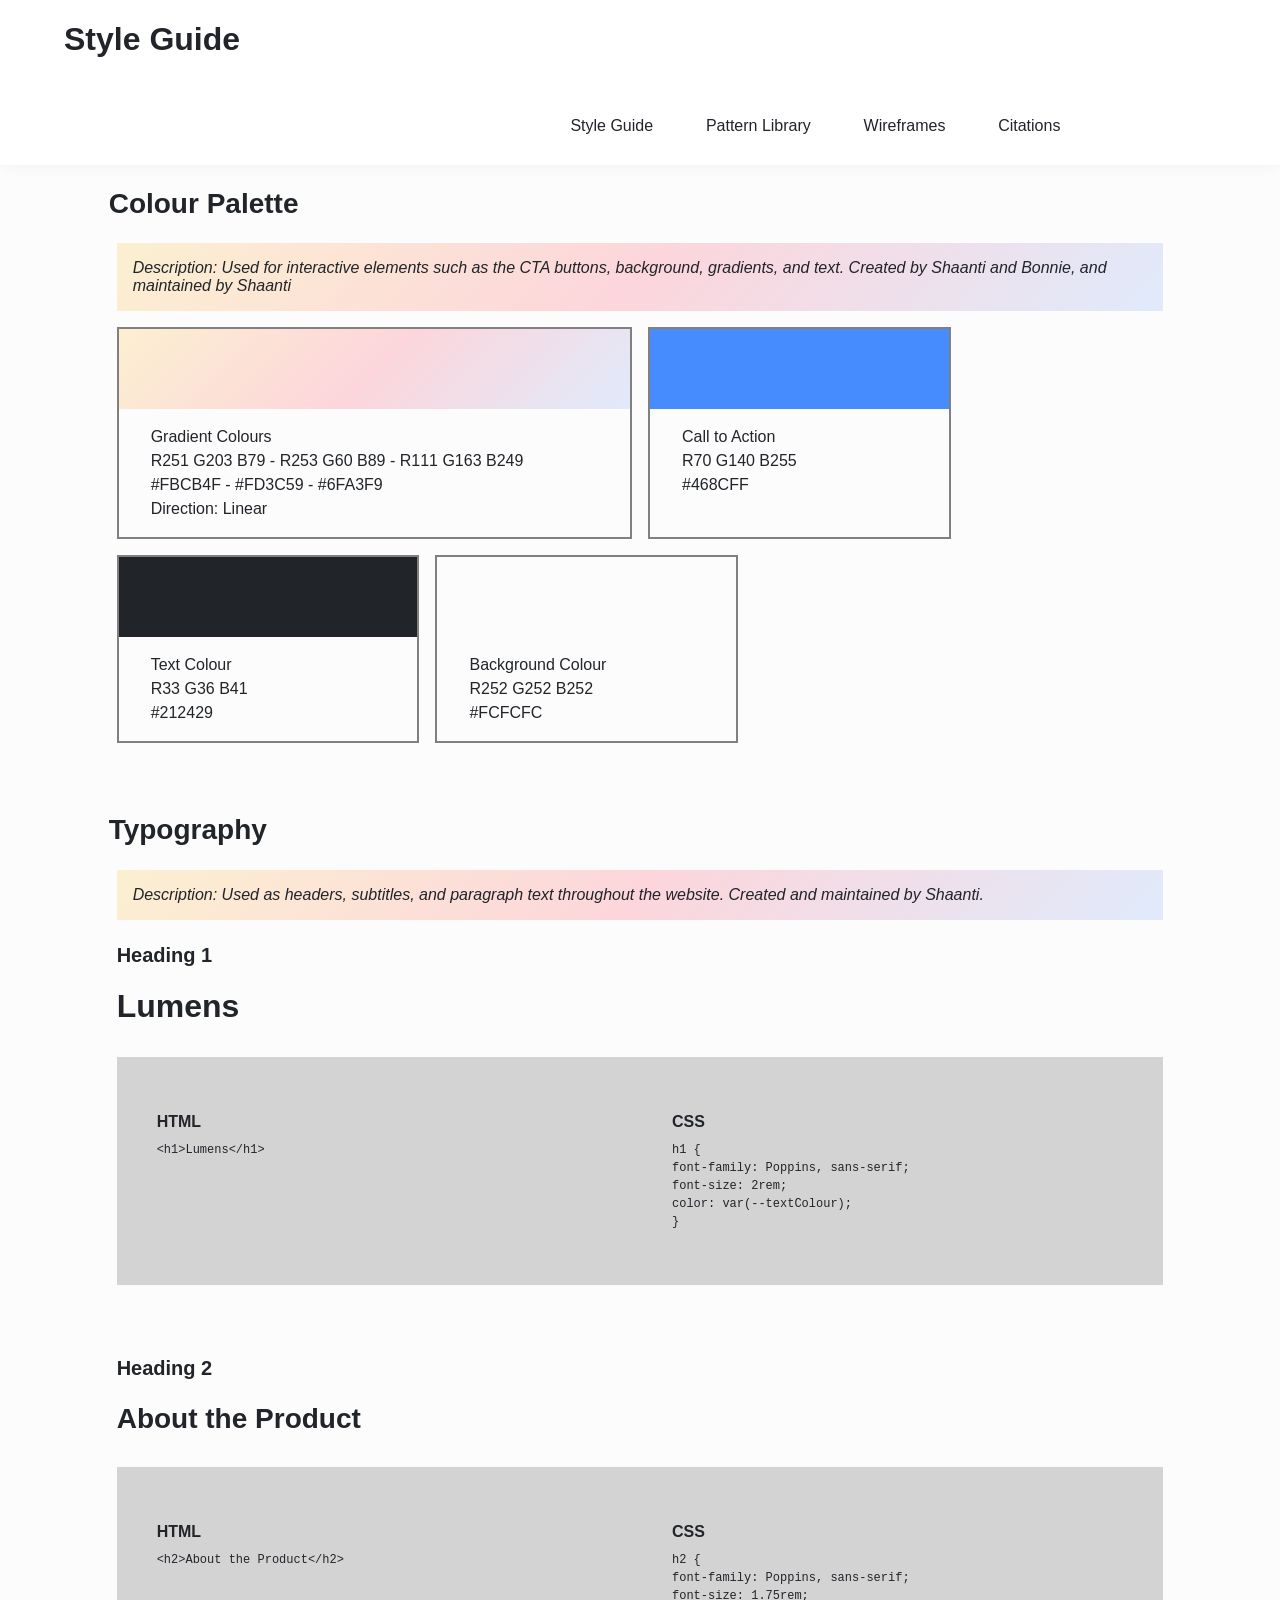
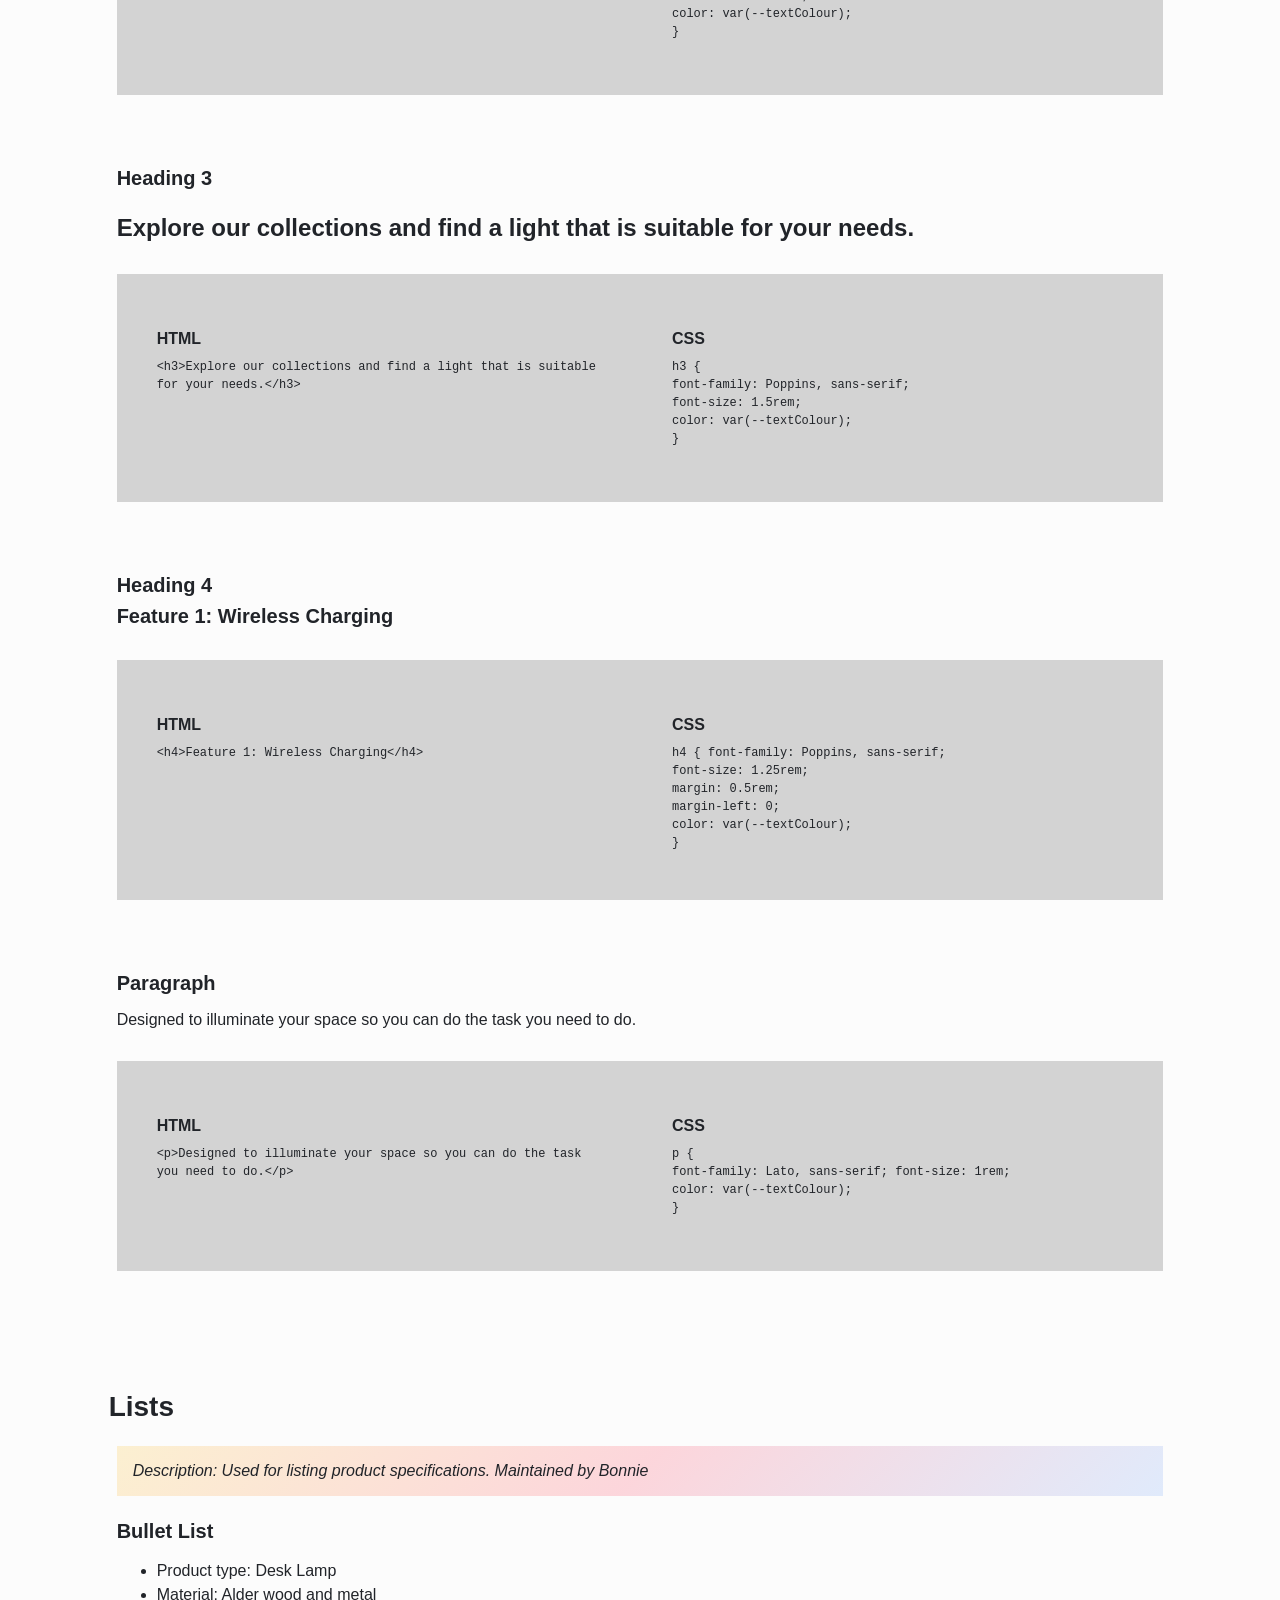
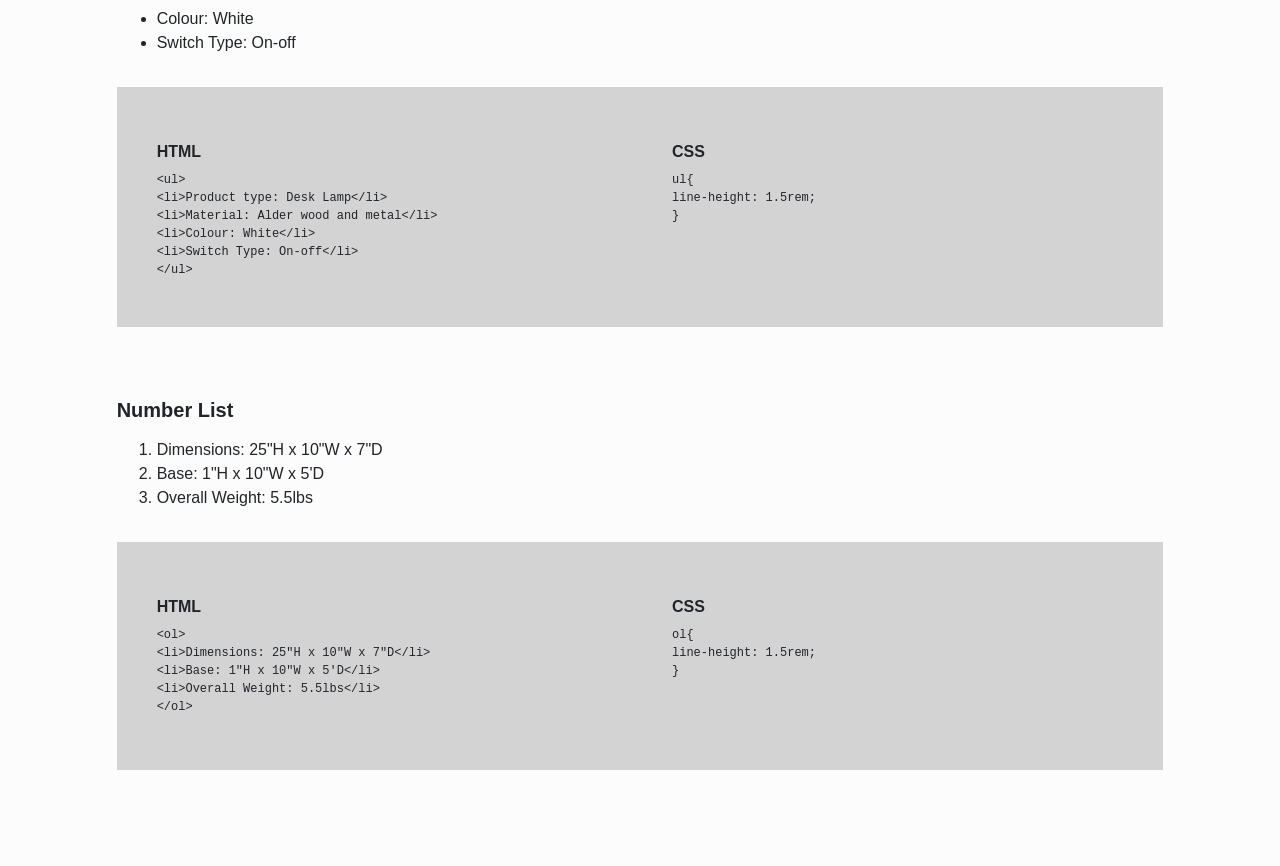
<file: index.html>
<!--
	Basic structure of HTML from Paul's tutorial:
	https://www.youtube.com/watch?v=adI6G7Y-0xE&feature=youtu.be
-->
<!doctype html>

<html lang="en">
	<head>
		<meta charset="utf-8">
		<meta name="viewport" content="width=device-width, initial-scale=1">

		<title>Style Guide</title>

		<link rel="stylesheet" href="css/normalize.css">
		<link rel="stylesheet" href="css/main.css">
		<link rel="stylesheet" href="css/grids.css">
	</head>

	<body>
		<div class="gridContainer">
			<nav class="navContainer">
				<h1>Style Guide</h1>

				<ul class="navButtons">
					<li><a href="index.html">Style Guide</a></li>
					<li><a href="patternLibrary.html">Pattern Library</a></li>
					<li><a href="wireframes.html">Wireframes</a></li>
					<li><a href="citations.html">Citations</a></li>
				</ul>
			</nav>

			<!------------------Colour Palette------------------>
			<div class="sectionContainer" id="colourSection">
				<h2>Colour Palette</h2>
				<p class="note">Description: Used for interactive elements such as the CTA buttons, background, gradients, and text. Created by Shaanti and Bonnie, and maintained by Shaanti</p>
				
				<div class="patternContainer">
					<div class="colourSwatchOverview">
						<div class="colourSwatch" id="gColour">
						</div>
						<ul class="colourSwatchDetail">
							<li>Gradient Colours</li>
							<li>R251 G203 B79 - R253 G60 B89 - R111 G163 B249</li> 
							<li>#FBCB4F - #FD3C59 - #6FA3F9</li>
							<li>Direction: Linear</li>
						</ul>
					</div>

					<div class="colourSwatchOverview">
						<div class="colourSwatch" id="CTAColour">
						</div>
						<ul class="colourSwatchDetail">
							<li>Call to Action</li>
							<li>R70 G140 B255</li> 
							<li>#468CFF</li>
						</ul>
					</div>

					<div class="colourSwatchOverview">
						<div class="colourSwatch" id="textColour">
						</div>
						<ul class="colourSwatchDetail">
							<li>Text Colour</li>
							<li>R33 G36 B41</li>
							<li>#212429</li>
						</ul>
					</div>

					<div class="colourSwatchOverview">
						<div class="colourSwatch" id="bgColour">
						</div>
						<ul class="colourSwatchDetail">
							<li>Background Colour</li>
							<li> R252 G252 B252</li>
							<li>#FCFCFC</li>
						</ul>
					</div>
				</div>
			</div>


			<!---------Typography--------->
			<div class="sectionContainer" id="typographySection">
				<h2>Typography</h2>
				<p class="note">Description: Used as headers, subtitles, and paragraph text throughout the website. Created and maintained by Shaanti.</p>
				
				<div class="patternContainer">
					<div class="patternOverview">
					<!--H1-->
						<h4>Heading 1</h4>
						<h1>Lumens</h1>
						<div class="codeSnippetContainer">
							<div class="codeSnippetPattern">
								<p class="codeSnippetTitle">HTML</p>
								<code>&lt;h1&gt;Lumens&lt;/h1&gt;</code>
							</div>

							<div class="codeSnippetPattern">
								<p class="codeSnippetTitle">CSS</p>
								<code>
									h1 {<br>
										font-family: Poppins, sans-serif;<br>
										font-size: 2rem;<br>
										color: var(--textColour);<br>
									}
								</code>
							</div>
						</div>
					</div>

					<!--H2-->
					<div class="patternOverview">
						<h4>Heading 2</h4>
						<h2>About the Product</h2>
						<div class="codeSnippetContainer">
							<div class="codeSnippetPattern">
								<p class="codeSnippetTitle">HTML</p>
								<code>&lt;h2&gt;About the Product&lt;/h2&gt;</code>
							</div>

							<div class="codeSnippetPattern">
								<p class="codeSnippetTitle">CSS</p>
								<code>
									h2 {<br>
										font-family: Poppins, sans-serif;<br>
										font-size: 1.75rem;<br>
										color: var(--textColour);<br>
									}
								</code>
							</div>
						</div>
					</div>

					<!--H3-->
					<div class="patternOverview">
						<h4>Heading 3</h4>
						<h3>Explore our collections and find a light that is suitable for your needs.</h3>
						
						<div class="codeSnippetContainer">
							<div class="codeSnippetPattern">
								<p class="codeSnippetTitle">HTML</p>
								<code>&lt;h3&gt;Explore our collections and find a light that is suitable for your needs.&lt;/h3&gt;</code>
							</div>

							<div class="codeSnippetPattern">
								<p class="codeSnippetTitle">CSS</p>
								<code>
									h3 {<br>
										font-family: Poppins, sans-serif;<br>
										font-size: 1.5rem;<br>
										color: var(--textColour);<br>
									}
								</code>
							</div>
						</div>
					</div>

					<!--Subtitle-->
					<div class="patternOverview">					
						<h4>Heading 4</h4>
						<h4>Feature 1: Wireless Charging</h4>
						<div class="codeSnippetContainer">
							<div class="codeSnippetPattern">
								<p class="codeSnippetTitle">HTML</p>
								<code>&lt;h4&gt;Feature 1: Wireless Charging&lt;/h4&gt;</code>
							</div>
						
							<div class="codeSnippetPattern">
								<p class="codeSnippetTitle">CSS</p>
								<code>
									h4 {
										font-family: Poppins, sans-serif;<br>
										font-size: 1.25rem;<br>
										margin: 0.5rem;<br>
										margin-left: 0;<br>
										color: var(--textColour);<br>
									}
								</code>
							</div>						
						</div>
					</div>

					<!--Paragraph/body-->
					<div class="patternOverview">					
						<h4>Paragraph</h4>
						<p>Designed to illuminate your space so you can do the task you need to do.</p>
						<div class="codeSnippetContainer">
							<div class="codeSnippetPattern">
								<p class="codeSnippetTitle">HTML</p>
								<code>&lt;p&gt;Designed to illuminate your space so you can do the task you need to do.&lt;/p&gt;</code>
							</div>

							<div class="codeSnippetPattern">
								<p class="codeSnippetTitle">CSS</p>
								<code>
									p {<br>
										font-family: Lato, sans-serif;
										font-size: 1rem;<br>
										color: var(--textColour);<br>
									}
								</code>
							</div>	
						</div>
					</div>
				</div>
			</div>

			<div class ="sectionContainer" id="listSection">
				<h2>Lists</h2>
				<p class="note">Description: Used for listing product specifications. Maintained by Bonnie </p>
				
				<div class="patternContainer">
					<div class="patternOverview">
						<!--Bullet List-->
						<h4>Bullet List</h4>
						<ul>
							<li>Product type: Desk Lamp</li>
							<li>Material: Alder wood and metal</li>
							<li>Colour: White</li>
							<li>Switch Type: On-off</li>
						</ul>

						<div class="codeSnippetContainer">
							<div class="codeSnippetPattern">
								<p class="codeSnippetTitle">HTML</p>
								<code>
									&lt;ul&gt;<br>
									&lt;li&gt;Product type: Desk Lamp&lt;/li&gt;<br>
									&lt;li&gt;Material: Alder wood and metal&lt;/li&gt;<br>
									&lt;li&gt;Colour: White&lt;/li&gt;<br>
									&lt;li&gt;Switch Type: On-off&lt;/li&gt;<br>
									&lt;/ul&gt;
								</code>
							</div>

							<div class="codeSnippetPattern">
								<p class="codeSnippetTitle">CSS</p>
								<code>
									ul{<br>
										line-height: 1.5rem;<br>
									}
								</code>
							</div>	
						</div>
					</div>
					
					<!--Number List-->
					<div class="patternOverview">
						<h4>Number List</h4>
						<ol>
							<li>Dimensions: 25"H x 10"W x 7"D</li>
							<li>Base: 1"H x 10"W x 5'D</li>
							<li>Overall Weight: 5.5lbs</li>
						</ol>
						<div class="codeSnippetContainer">
							<div class="codeSnippetPattern">
								<p class="codeSnippetTitle">HTML</p>
								<code>
								&lt;ol&gt;<br>
								&lt;li&gt;Dimensions: 25"H x 10"W x 7"D&lt;/li&gt;<br>
								&lt;li&gt;Base: 1"H x 10"W x 5'D&lt;/li&gt;<br>
								&lt;li&gt;Overall Weight: 5.5lbs&lt;/li&gt;<br>
								&lt;/ol&gt;
								</code>
							</div>

							<div class="codeSnippetPattern">
								<p class="codeSnippetTitle">CSS</p>
								<code>
									ol{<br>
										line-height: 1.5rem;<br>
									}
								</code>
							</div>	
						</div>
					</div>
				</div>
			</div>
		</div>
	</body>
</html>
</file>
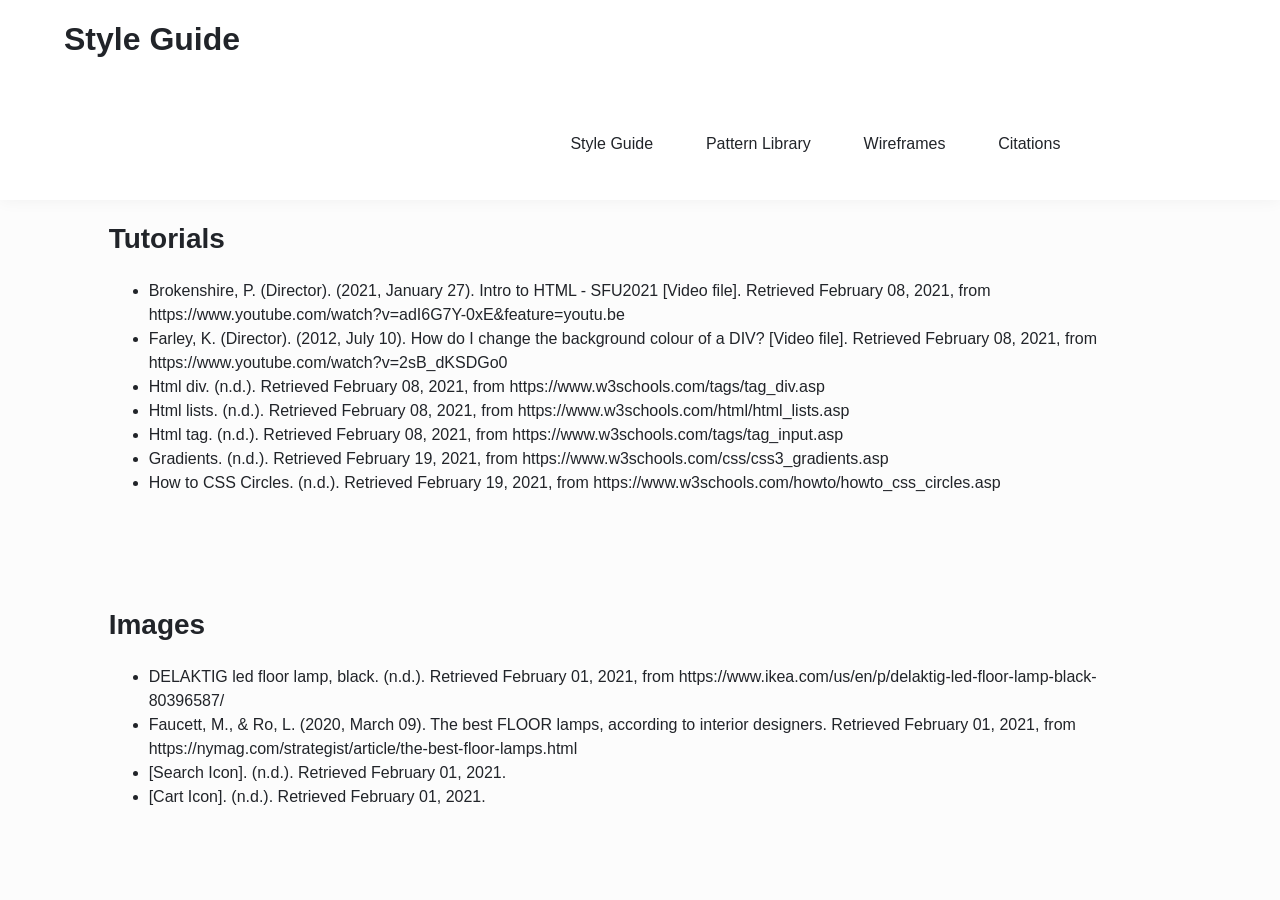
<file: citations.html>
<!doctype html>

<html lang="en">
	<head>
		<meta charset="utf-8">
		<meta name="viewport" content="width=device-width, initial-scale=1">

		<title>Citations</title>
		
		<link rel="stylesheet" href="css/normalize.css">
		<link rel="stylesheet" href="css/main.css">
		<link rel="stylesheet" href="css/grids.css">
	</head>

	<body>
		<div class="gridContainer">
			<nav class="navContainer">
				<h1>Style Guide</h1>

				<ul class="navButtons">
					<li><a href="index.html">Style Guide</a></li>
					<li><a href="patternLibrary.html">Pattern Library</a></li>
					<li><a href="wireframes.html">Wireframes</a></li>
					<li><a href="citations.html">Citations</a></li>
				</ul>
			</nav>

			<div class="sectionContainer">
				<h2> Tutorials </h2>
				<ul>
					<li>Brokenshire, P. (Director). (2021, January 27). Intro to HTML - SFU2021 [Video file]. Retrieved February 08, 2021, from https://www.youtube.com/watch?v=adI6G7Y-0xE&amp;feature=youtu.be</li>
					<li>Farley, K. (Director). (2012, July 10). How do I change the background colour of a DIV? [Video file]. Retrieved February 08, 2021, from https://www.youtube.com/watch?v=2sB_dKSDGo0</li>
					<li>Html div. (n.d.). Retrieved February 08, 2021, from https://www.w3schools.com/tags/tag_div.asp</li>
					<li>Html lists. (n.d.). Retrieved February 08, 2021, from https://www.w3schools.com/html/html_lists.asp</li>
					<li>Html tag. (n.d.). Retrieved February 08, 2021, from https://www.w3schools.com/tags/tag_input.asp</li>
					<li>Gradients. (n.d.). Retrieved February 19, 2021, from https://www.w3schools.com/css/css3_gradients.asp</li>
					<li>How to CSS Circles. (n.d.). Retrieved February 19, 2021, from https://www.w3schools.com/howto/howto_css_circles.asp</li>
				</ul>
			</div>

			<div class="sectionContainer">
				<h2>Images</h2>
				<ul>
					<li>DELAKTIG led floor lamp, black. (n.d.). Retrieved February 01, 2021, from https://www.ikea.com/us/en/p/delaktig-led-floor-lamp-black-80396587/</li>
					<li>Faucett, M., &amp; Ro, L. (2020, March 09). The best FLOOR lamps, according to interior designers. Retrieved February 01, 2021, from https://nymag.com/strategist/article/the-best-floor-lamps.html</li>
					<li>[Search Icon]. (n.d.). Retrieved February 01, 2021.</li>
					<li>[Cart Icon]. (n.d.). Retrieved February 01, 2021.</li>
				</ul>
			</div>
		</div>
	</body>
</html>

<!--Other citations from CSS:
	-Blur Box:
	https://css-tricks.com/almanac/properties/b/box-shadow/

	-nth-of-type selector:
	https://www.w3schools.com/cssref/sel_nth-of-type.asp

	-changing image size:
	https://stackoverflow.com/questions/15685666/changing-image-sizes-proportionally-using-css

	-buttons (Disabled):
	https://www.w3schools.com/css/css3_buttons.asp

	=navigation Bar:
	https://www.w3schools.com/css/css_navbar_horizontal.asp

	-Forms:
	https://www.w3schools.com/css/css_form.asp

	-variables:
	https://www.w3schools.com/css/css3_variables.asp

	-overflow:
	https://www.w3schools.com/css/css_overflow.asp

	-overlay images:
	https://www.w3docs.com/snippets/css/how-to-position-one-image-on-top-of-another-in-html-css.html
-->
</file>
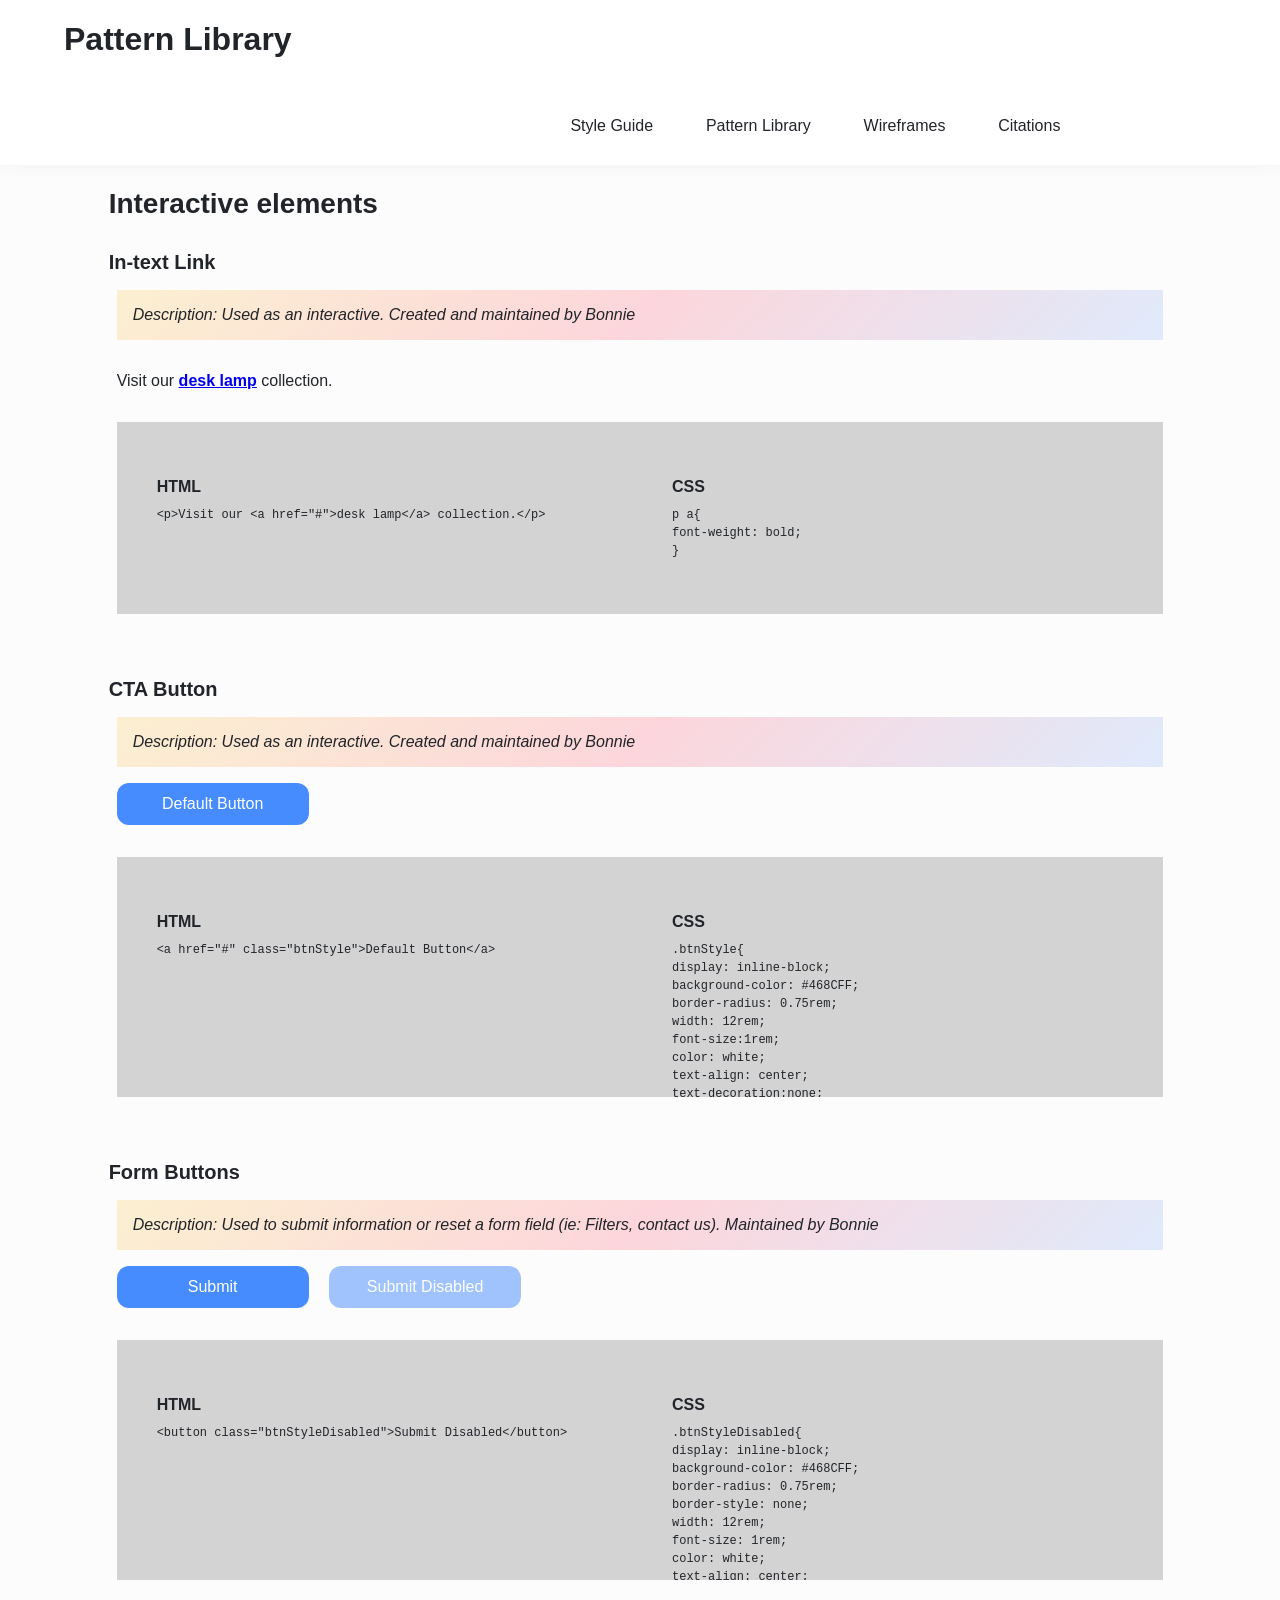
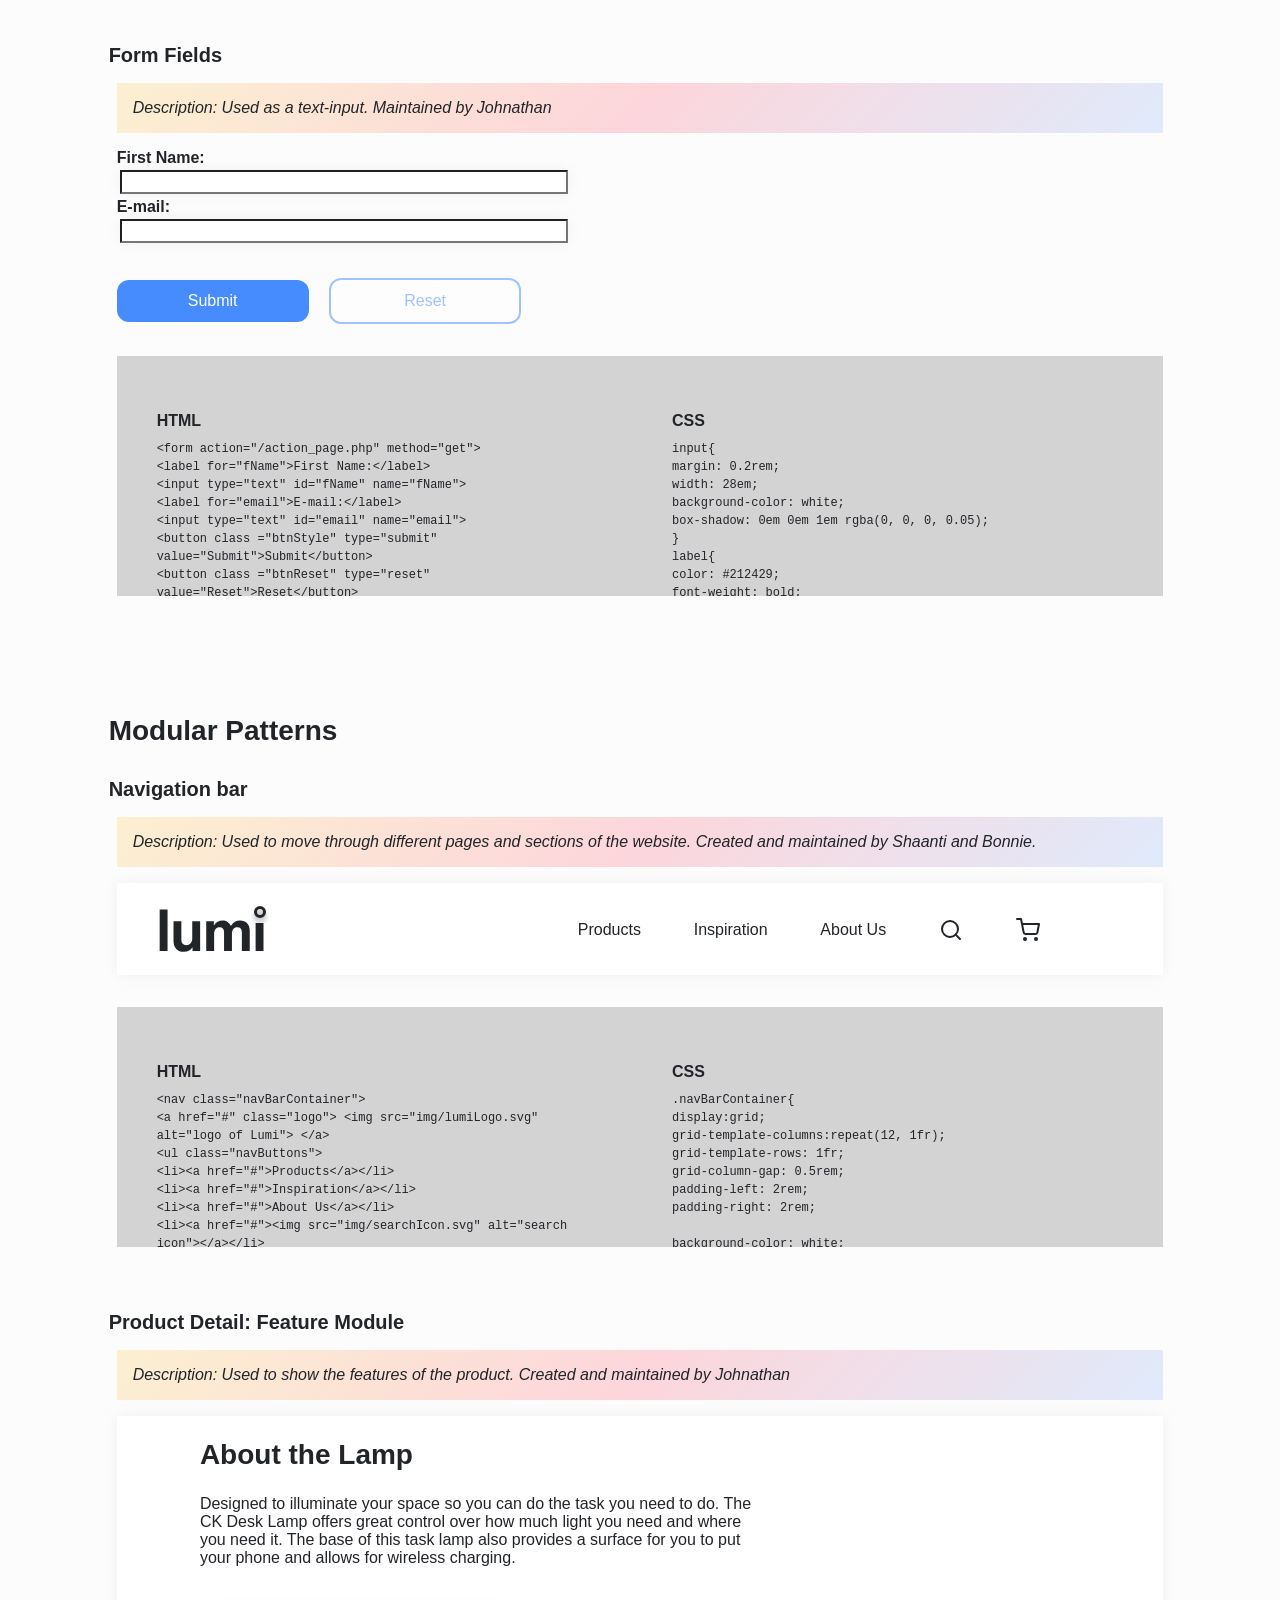
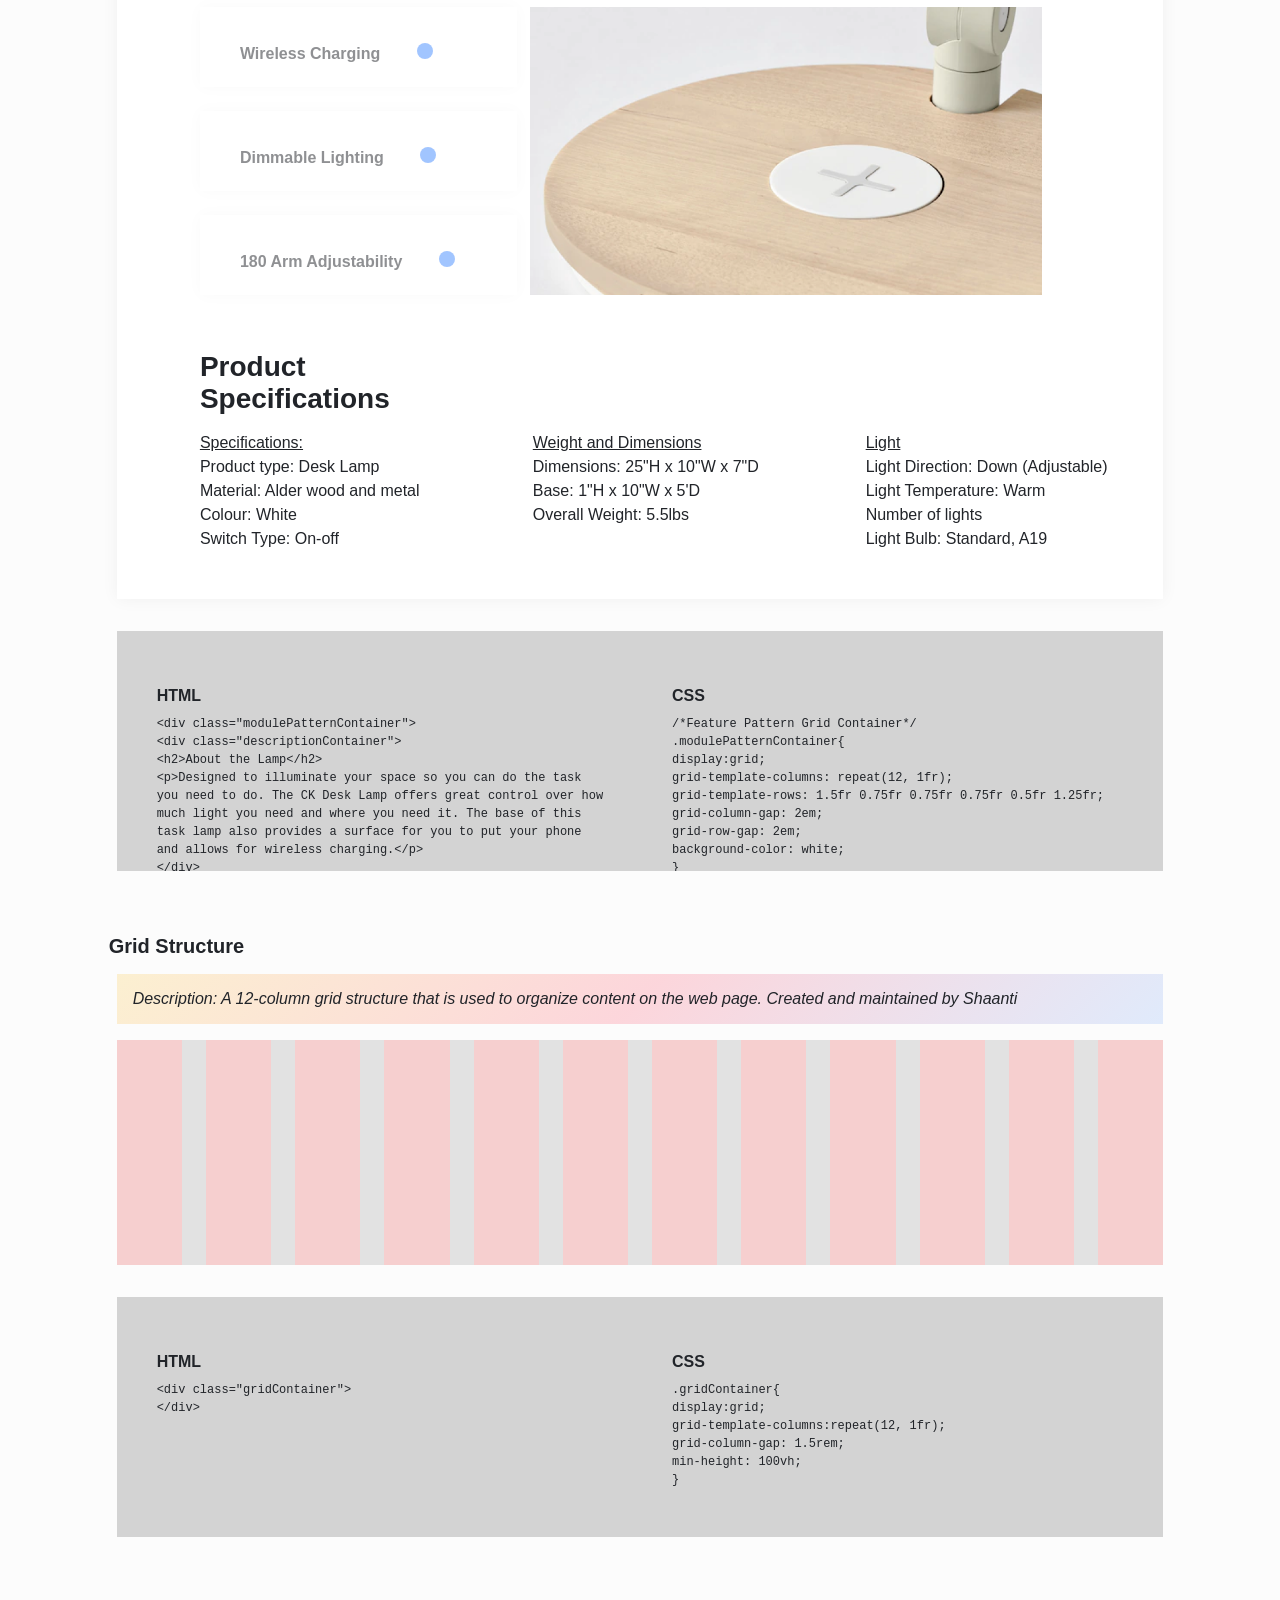
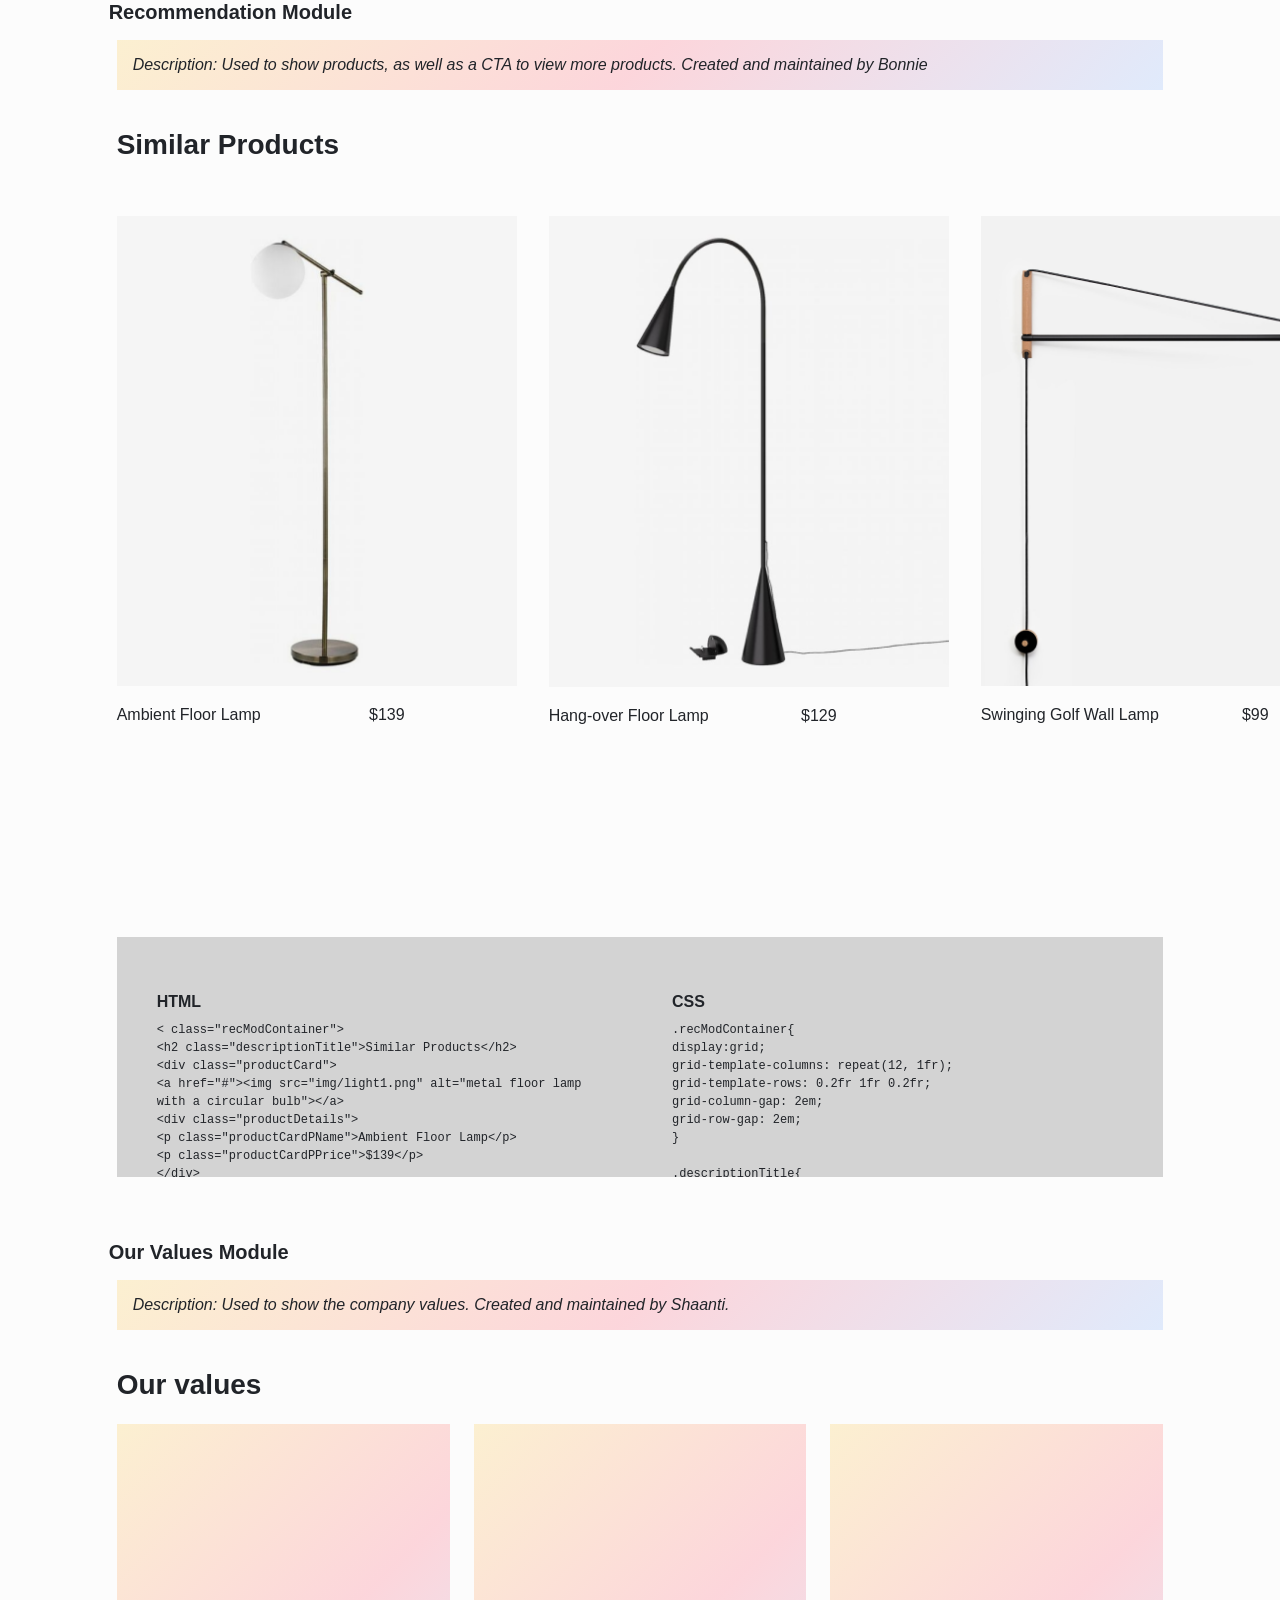
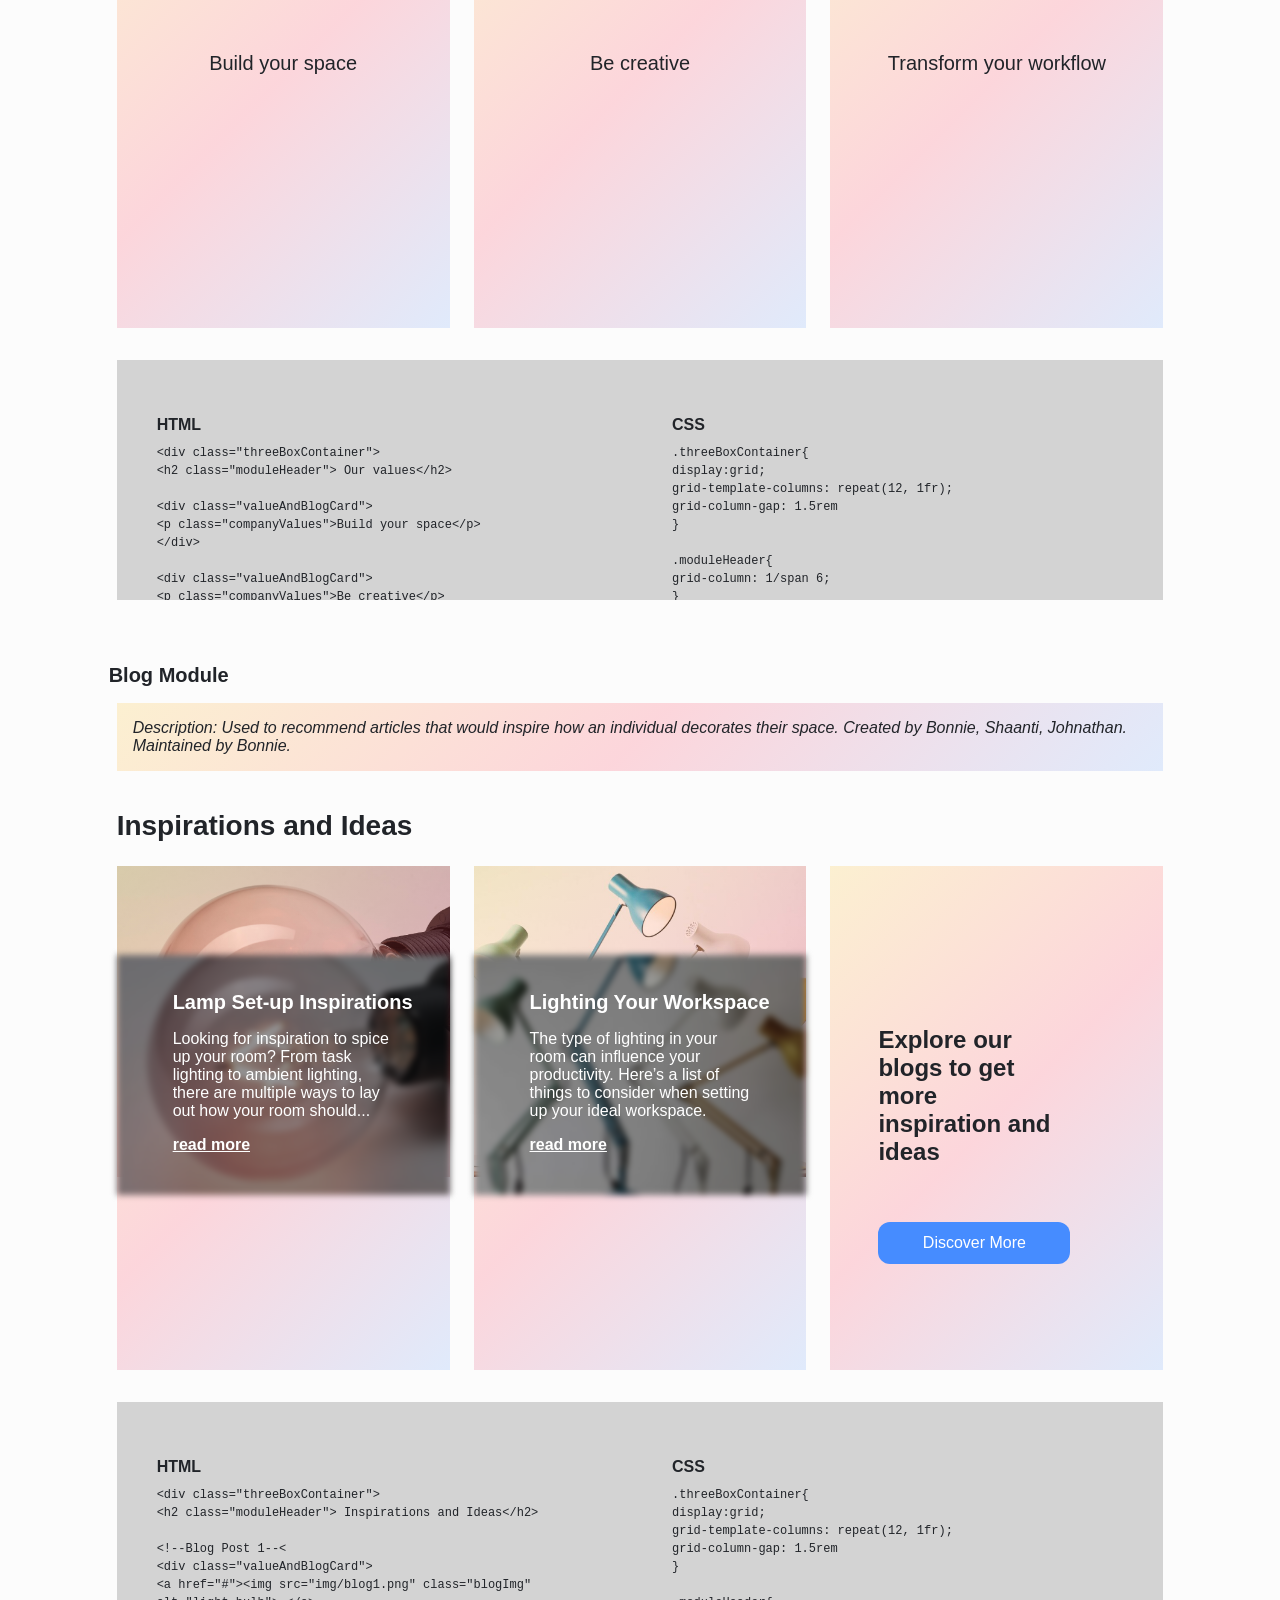
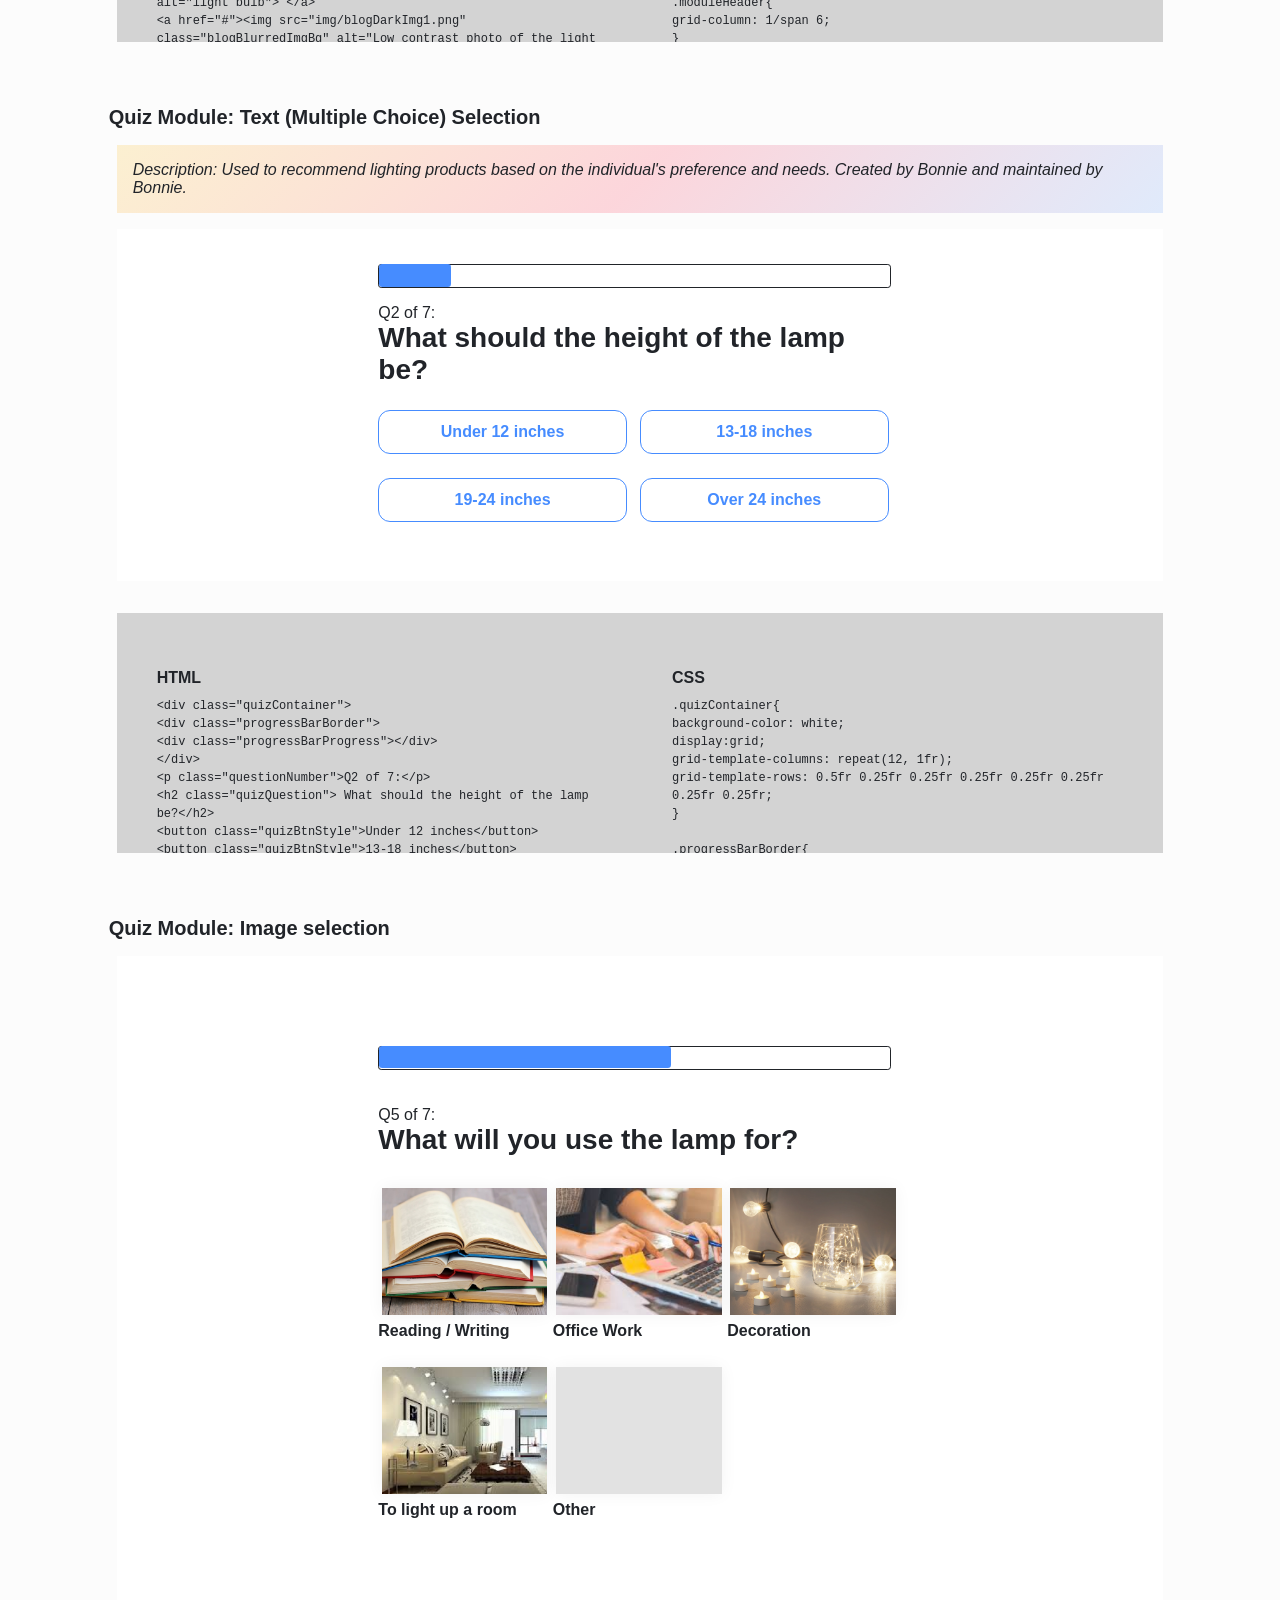
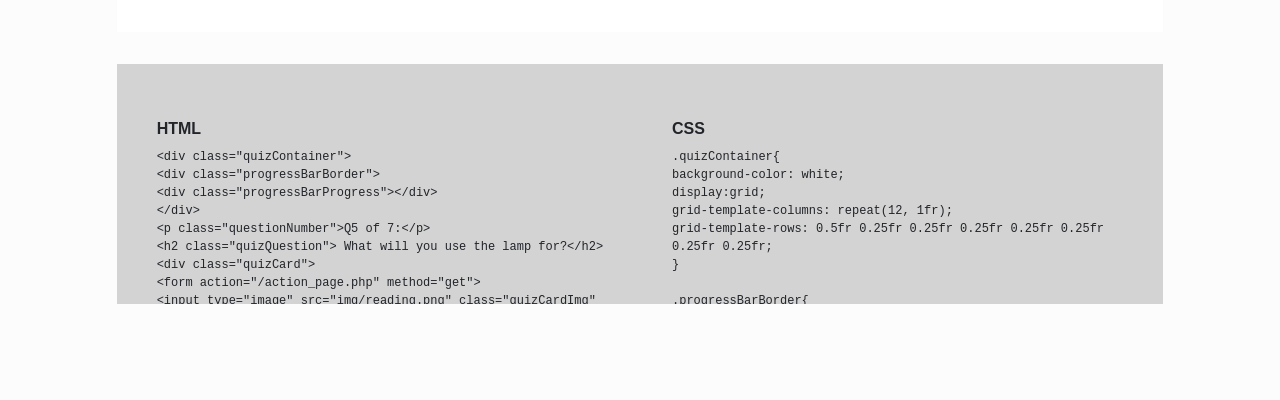
<file: patternLibrary.html>
<!doctype html>

<html lang="en">
	<head>
		<meta charset="utf-8">
		<meta name="viewport" content="width=device-width, initial-scale=1">

		<title>Pattern Library</title>

		<link rel="stylesheet" href="css/normalize.css">
		<link rel="stylesheet" href="css/main.css">
		<link rel="stylesheet" href="css/grids.css">
	</head>

	<body>
		<div class="gridContainer">
			<nav class="navContainer">
				<h1>Pattern Library</h1>

				<ul class="navButtons">
					<li><a href="index.html">Style Guide</a></li>
					<li><a href="patternLibrary.html">Pattern Library</a></li>
					<li><a href="wireframes.html">Wireframes</a></li>
					<li><a href="citations.html">Citations</a></li>
				</ul>
			</nav>

			<div class="sectionContainer" id="interactiveElements">
				<h2>Interactive elements</h2>
				<div class="patternContainer">
					<h4>In-text Link</h4>
					<p class="note">Description: Used as an interactive. Created and maintained by Bonnie</p>
					
					<div class="patternOverview">
						<p>Visit our <a href="https://www.lumens.com/">desk lamp</a> collection.</p>
						

						<div class="codeSnippetContainer">
							<div class="codeSnippetPattern">
								<p class="codeSnippetTitle">HTML</p>
								<code>&lt;p&gt;Visit our &lt;a href="#"&gt;desk lamp&lt;/a&gt; collection.&lt;/p&gt;</code>
							</div>

							<div class="codeSnippetPattern">
								<p class="codeSnippetTitle">CSS</p>
								<code>
									p a{<br>
										font-weight: bold;<br>
									}
								</code>
							</div>
						</div>
					</div>


					<!--CTA-->
					<h4>CTA Button</h4>
					<p class="note">Description: Used as an interactive. Created and maintained by Bonnie</p>

					<div class="patternOverview">
						<a href="#" class="btnStyle">Default Button</a>


						<div class="codeSnippetContainer">
							<div class="codeSnippetPattern">
								<p class="codeSnippetTitle">HTML</p>
								<code>&lt;a href="#" class="btnStyle"&gt;Default Button&lt;/a&gt;</code>
							</div>

							<div class="codeSnippetPattern">
								<p class="codeSnippetTitle">CSS</p>
								<code>
									.btnStyle{<br>
										display: inline-block;<br>
										background-color: #468CFF;<br>
										border-radius: 0.75rem;<br>
										width: 12rem;<br>
										font-size:1rem;<br>
										color: white;<br>
										text-align: center;<br>
										text-decoration:none;<br>
										padding: 0.75em;<br>
									}<br>

									.btnStyle:hover{<br>
										font-weight: bold;<br>
										background-color: #2678ff;<br>
									}<br>

									.btnStyle:focus, .btnStyle:active{<br>
										color: #212429;<br>
									}
								</code>
							</div>
						</div>
					</div>

					<!--Form Buttons-->
					<h4>Form Buttons</h4>
					<p class="note">Description: Used to submit information or reset a form field (ie: Filters, contact us). Maintained by Bonnie</p>
					
					<div class="patternOverview">
						<button class="btnStyle">Submit</button>
						<button class="btnStyleDisabled">Submit Disabled</button>

						<div class="codeSnippetContainer">
							<div class="codeSnippetPattern">
								<p class="codeSnippetTitle">HTML</p>
								<code>&lt;button class="btnStyleDisabled"&gt;Submit Disabled&lt;/button&gt;</code>
							</div>

							<div class="codeSnippetPattern">
								<p class="codeSnippetTitle">CSS</p>
								<code>
									.btnStyleDisabled{<br>
										display: inline-block;<br>
										background-color: #468CFF;<br>
										border-radius: 0.75rem;<br>
										border-style: none;<br>
										width: 12rem;<br>
										font-size: 1rem;<br>
										color: white;<br>
										text-align: center;<br>
										text-decoration: none;<br>
										padding: 0.75em;<br>
										opacity: 50%;<br>
										cursor: not-allowed;<br>
									}
								</code>
							</div>
						</div>
					</div>				

					<h4>Form Fields</h4>
					<p class="note">Description: Used as a text-input. Maintained by Johnathan</p>

					<div class="patternOverview">
						<div class="patternStyleContainer">
							<form action="/action_page.php" method="get">
								<div class="patternStyle">
									<label for="fName">First Name:</label>
									<input type="text" id="fName" name="fName">
								</div>

								<div class="patternStyle">
									<label for="email">E-mail:</label>
									<input type="text" id="email" name="email">
									<button class ="btnStyle" type="submit" value="Submit">Submit</button>
									<button class ="btnReset" type="reset" value="Reset">Reset</button>
								</div>
							</form>
						</div>


						<div class="codeSnippetContainer">
							<div class="codeSnippetPattern">
								<p class="codeSnippetTitle">HTML</p>
								<code>
									&lt;form action="/action_page.php" method="get"&gt;<br>
										&lt;label for="fName"&gt;First Name:&lt;/label&gt;<br>
										&lt;input type="text" id="fName" name="fName"&gt;<br>
										&lt;label for="email"&gt;E-mail:&lt;/label&gt;<br>
										&lt;input type="text" id="email" name="email"&gt;<br>
										&lt;button class ="btnStyle" type="submit" value="Submit"&gt;Submit&lt;/button&gt;<br>
										&lt;button class ="btnReset" type="reset" value="Reset"&gt;Reset&lt;/button&gt;<br>
									&lt;/form&gt;
								</code>
							</div>

							<div class="codeSnippetPattern">
								<p class="codeSnippetTitle">CSS</p>
								<code>
									input{<br>
										margin: 0.2rem;<br>
										width: 28em;<br>
										background-color: white;<br>
										box-shadow: 0em 0em 1em rgba(0, 0, 0, 0.05);<br>
									}<br>

									label{<br>
										color: #212429;<br>
										font-weight: bold;<br>
									}<br>

									.btnReset{<br>
										display: inline-block;<br>
										background-color: white;<br>
										border-radius: 0.75rem;<br>
										border: 0.15rem solid #468CFF;<br>
										width: 12rem;<br>
										font-size:1rem;<br>
										color: #468CFF;<br>
										text-align: center;<br>
										text-decoration:none;<br>
										padding: 0.75em;<br>
										opacity: 50%;<br>
										margin-top: 2rem;<br>
										margin-left: 1rem;<br>
									}<br>

									.btnReset:hover{<br>
										background-color: #468CFF;<br>
										font-weight: bold;<br>
										color:white;<br>
										opacity: 100%;<br>
									}<br>

									button.btnStyle, input.btnStyle{<br>
										border-style: none;<br>
									}
								</code>
							</div>
						</div>
					</div>
				</div>
			</div>


			<div class="sectionContainer" id="modularPatterns">
				<h2>Modular Patterns</h2>

				<div class="patternContainer">
					<h4>Navigation bar</h4>
					<p class="note">Description: Used to move through different pages and sections of the website. Created and maintained by Shaanti and Bonnie.</p>


					<div class="patternOverview">
						<nav class="navBarContainer">
							<a href="#" class="logo"> <img src="img/lumiLogo.svg" alt="logo of Lumi"> </a>
							<ul class="navButtons">
								<li><a href="#">Products</a></li>
								<li><a href="#">Inspiration</a></li>
								<li><a href="#">About Us</a></li>
								<li><a href="#"> <img src="img/searchIcon.svg" alt="search icon"></a></li>
								<li><a href="#"> <img src="img/cartIcon.svg" alt="shopping cart icon"></a></li>
							</ul>
						</nav>


						<div class="codeSnippetContainer">
							<div class="codeSnippetPattern">
								<p class="codeSnippetTitle">HTML</p>
								<code>
									&lt;nav class="navBarContainer"&gt;<br>
										&lt;a href="#" class="logo"&gt; &lt;img src="img/lumiLogo.svg" alt="logo of Lumi"&gt; &lt;/a&gt;<br>
										&lt;ul class="navButtons"&gt;<br>
											&lt;li&gt;&lt;a href="#"&gt;Products&lt;/a&gt;&lt;/li&gt;<br>
											&lt;li&gt;&lt;a href="#"&gt;Inspiration&lt;/a&gt;&lt;/li&gt;<br>
											&lt;li&gt;&lt;a href="#"&gt;About Us&lt;/a&gt;&lt;/li&gt;<br>
											&lt;li&gt;&lt;a href="#"&gt;&lt;img src="img/searchIcon.svg" alt="search icon"&gt;&lt;/a&gt;&lt;/li&gt;<br>
											&lt;li&gt;&lt;a href="#"&gt;&lt;img src="img/cartIcon.svg" alt="shopping cart icon"&gt;&lt;/a&gt;&lt;/li&gt;<br>
										&lt;/ul&gt;<br>
									&lt;/nav&gt;
								</code>
							</div>

							<div class="codeSnippetPattern">
								<p class="codeSnippetTitle">CSS</p>
								<code>
									.navBarContainer{<br>
										display:grid;<br>
										grid-template-columns:repeat(12, 1fr);<br>
										grid-template-rows: 1fr;<br>
										grid-column-gap: 0.5rem;<br>
										padding-left: 2rem;<br>
										padding-right: 2rem;<br>
										<br>
										background-color: white;<br>
										box-shadow: var(--dropShadow);<br>
									}<br>
									<br>
									.logo{<br>
										grid-column: 1/span 2;<br>
										margin: 0.5rem;<br>
										margin-top: 1rem;<br>
									}<br>
									<br>
									.navButtons{<br>
										grid-column: 9/span 4;<br>
										<br>
										list-style-type: none;<br>
										margin: 0;<br>
										padding: 0;<br>
									}<br>
									<br>
									.navButtons li{<br>
										float: left;<br>
										margin: 0.15rem;<br>
									}<br>
									<br>
									.navButtons a {<br>
										display: block;<br>
										text-decoration: none;<br>
										text-align: center;<br>
										padding: 0.25rem;<br>
										color: var(--textColour);<br>
										margin: 1.25rem;<br>
										margin-top: 1.75rem;<br>
									}<br>
									<br>
									.navButtons a:hover{<br>
										font-weight: bold;<br>
									}<br>
									<br>
									.navButtons a:focus, a:active{<br>
										text-decoration: underline;<br>
									}
								</code>
							</div>
						</div>
					</div>
				</div>


				<div class="patternContainer">
					<h4>Product Detail: Feature Module</h4>
					<p class="note">Description: Used to show the features of the product. Created and maintained by Johnathan</p>


					<div class="patternOverview">
						<div class="modulePatternContainer">
							<div class="descriptionContainer">
								<h2>About the Lamp</h2>
								<p>Designed to illuminate your space so you can do the task you need to do. The CK Desk Lamp offers great control over how much light you need and where you need it. The base of this task lamp also provides a surface for you to put your phone and allows for wireless charging.</p>
							</div>
						
							<a href="#" class="featureBtn">Wireless Charging <span class="dot"></span></a>
							<a href="#" class="featureBtn">Dimmable Lighting <span class="dot"></span></a>
							<a href="#" class="featureBtn">180 Arm Adjustability <span class="dot"></span></a>
							<div class="imgContainer">
								<img src="img/feature1.png" alt="circular wooden lamp base with a metal X in the center">
							</div>
							<h2 class="productSpecsHeader">Product Specifications</h2>
							<ul class="productSpecs">
								<li class="productSpecsTitle">Specifications:</li>
								<li>Product type: Desk Lamp</li>
								<li>Material: Alder wood and metal</li>
								<li>Colour: White</li>
								<li>Switch Type: On-off</li>
							</ul>
							<ul class="productSpecs">
								<li class="productSpecsTitle">Weight and Dimensions</li>
								<li>Dimensions: 25"H x 10"W x 7"D</li>
								<li>Base: 1"H x 10"W x 5'D</li>
								<li>Overall Weight: 5.5lbs</li>
							</ul>
							<ul class="productSpecs">
								<li class="productSpecsTitle">Light</li>
								<li>Light Direction: Down (Adjustable)</li>
								<li>Light Temperature: Warm</li>
								<li>Number of lights</li>
								<li>Light Bulb: Standard, A19</li>
							</ul>
						</div>


						<div class="codeSnippetContainer">
							<div class="codeSnippetPattern">
								<p class="codeSnippetTitle">HTML</p>
								<code>
									&lt;div class="modulePatternContainer"&gt;<br>
										&lt;div class="descriptionContainer"&gt;<br>
											&lt;h2&gt;About the Lamp&lt;/h2&gt;<br>
											&lt;p&gt;Designed to illuminate your space so you can do the task you need to do. The CK Desk Lamp offers great control over how much light you need and where you need it. The base of this task lamp also provides a surface for you to put your phone and allows for wireless charging.&lt;/p&gt;<br>
										&lt;/div&gt;<br>
										<br>
										&lt;a href="#" class="featureBtn"&gt;Wireless Charging &lt;span class="dot"&gt;&lt;/span&gt;&lt;/a&gt;<br>
										&lt;a href="#" class="featureBtn"&gt;Dimmable Lighting &lt;span class="dot"&gt;&lt;/span&gt;&lt;/a&gt;<br>
										&lt;a href="#" class="featureBtn"&gt;180 Arm Adjustability &lt;span class="dot"&gt;&lt;/span&gt;&lt;/a&gt;<br>
										&lt;div class="imgContainer"&gt;<br>
											&lt;img src="img/feature1.png" alt="circular wooden lamp base with a metal X in the center"&gt;<br>
										&lt;/div&gt;
										<br>
										&lt;h2 class="productSpecsHeader"&gt;Product Specifications&lt;/h2&gt;<br>
										<br>
										&lt;ul class="productSpecs"&gt;<br>
											&lt;li class="productSpecsTitle"&gt;Specifications:&lt;/li&gt;
											&lt;li&gt;Product type: Desk Lamp&lt;/li&gt;<br>
											&lt;li&gt;Material: Alder wood and metal&lt;/li&gt;<br>
											&lt;li&gt;Colour: White&lt;/li&gt;<br>
											&lt;li&gt;Switch Type: On-off&lt;/li&gt;<br>
										&lt;/ul&gt;<br>
										<br>
										&lt;ul class="productSpecs"&gt;<br>
											&lt;li class="productSpecsTitle"&gt;Weight and Dimensions&lt;/li&gt;<br>
											&lt;li&gt;Dimensions: 25"H x 10"W x 7"D&lt;/li&gt;<br>
											&lt;li&gt;Base: 1"H x 10"W x 5'D&lt;/li&gt;<br>
											&lt;li&gt;Overall Weight: 5.5lbs&lt;/li&gt;<br>
										&lt;/ul&gt;<br>
										<br>
										&lt;ul class="productSpecs"&gt;<br>
											&lt;li class="productSpecsTitle"&gt;Light&lt;/li&gt;<br>
											&lt;li&gt;Light Direction: Down (Adjustable)&lt;/li&gt;<br>
											&lt;li&gt;Light Temperature: Warm&lt;/li&gt;<br>
											&lt;li&gt;Number of lights&lt;/li&gt;<br>
											&lt;li&gt;Light Bulb: Standard, A19&lt;/li&gt;<br>
										&lt;/ul&gt;<br>
									&lt;/div&gt;
								</code>
							</div>

							<div class="codeSnippetPattern">
								<p class="codeSnippetTitle">CSS</p>
								<code>
									/*Feature Pattern Grid Container*/<br>
									.modulePatternContainer{<br>
										display:grid;<br>
										grid-template-columns: repeat(12, 1fr);<br>
										grid-template-rows: 1.5fr 0.75fr 0.75fr 0.75fr 0.5fr 1.25fr;<br>
										grid-column-gap: 2em;<br>
										grid-row-gap: 2em;<br>
										background-color: white;<br>
									}<br>
									<br>
									/*Description*/<br>
									.descriptionContainer{<br>
										grid-column: 2/span 5;<br>
										grid-row: 1/span 1;<br>
									}<br>
									<br>
									/*Buttons*/<br>
									.featureBtn{<br>
										grid-column: 2/span 3;<br>
										display: inline-block;<br>
										background-color: white;<br>
										box-shadow: var(--dropShadow);<br>
										opacity:50%;<br>
										font-size:1rem;<br>
										color: var(--textColour);<br>
										font-weight: bold;<br>
										text-align: left;<br>
										text-decoration:none;<br>
										padding: 0.75em;<br>
										padding-left: 5em;<br>
										min-height: 5rem;<br>
									}<br>
									<br>
									.featureBtn:first-of-type{<br>
										grid-row: 2/span 1;<br>
									}<br>
									<br>
									.featureBtn:nth-of-type(2){<br>
										grid-row: 3/span 1;<br>
									}<br>

									.featureBtn:last-of-type{<br>
										grid-row: 4/span 1;<br>
									}<br>
									<br>
									.featureBtn:hover, .featureBtn a:focus, a:active{<br>
										opacity:100%;<br>
									}<br>
									<br>
									.dot{<br>
									  height: 1em;<br>
									  width: 1em;<br>
									  background-color: var(--CTAColour);<br>
									  border-radius: 50%;<br>
									  display: inline-block;<br>
									  margin-top: 2.5rem;<br>
									  margin-left: 3em;<br>
									}<br>
									<br>
									/*Product image*/<br>
									.imgContainer{<br>
										grid-column: 5/span 7;<br>
										grid-row: 2/span 3;<br>
									}<br>
									<br>
									.imgContainer img{<br>
									width: 60rem;<br>
									height: 25rem;<br>
									object-fit:cover;<br>
									}<br>
									<br>
									/*Product Specifications*/<br>
									.productSpecsHeader{<br>
										grid-column: 2/span 10;<br>
										grid-row: 5/span 1;<br>
										margin-bottom: 0.5rem;<br>
									}<br>
									<br>
									.productSpecsTitle{<br>
										text-decoration:underline;<br>
									}<br>
									<br>
									.productSpecs{<br>
										grid-row: 6/span 1;<br>
										list-style-type:none;<br>
										margin-left: -2.5rem;<br>
										margin-top: -1rem;<br>
									}<br>
									.productSpecs:first-of-type{<br>
										grid-column: 2/span 3;<br>
									}<br>
									<br>
									.productSpecs:nth-of-type(2){<br>
										grid-column: 5/span 3;<br>
									}<br>
									<br>
									.productSpecs:last-of-type{<br>
										grid-column: 8/span 3;<br>
									}<br>
								</code>
							</div>
						</div>
					</div>
				</div>

				<div class="patternContainer">
					<h4>Grid Structure</h4>
					<p class="note">Description: A 12-column grid structure that is used to organize content on the web page. Created and maintained by Shaanti</p>
					
					<div class="patternOverview">
						<div class="gridStructurePatternContainer">
							<div class="gridOne"></div>
							<div class="gridTwo"></div>
							<div class="gridThree"></div>
							<div class="gridFour"></div>
							<div class="gridFive"></div>
							<div class="gridSix"></div>
							<div class="gridSeven"></div>
							<div class="gridEight"></div>
							<div class="gridNine"></div>
							<div class="gridTen"></div>
							<div class="gridEleven"></div>
							<div class="gridTwelve"></div>
						</div>

						<div class="codeSnippetContainer">
							<div class="codeSnippetPattern">
								<p class="codeSnippetTitle">HTML</p>
								<code>
									&lt;div class="gridContainer"&gt;<br>
									&lt;/div&gt;
								</code>
							</div>

							<div class="codeSnippetPattern">
								<p class="codeSnippetTitle">CSS</p>
								<code>
									.gridContainer{<br>
										display:grid;<br>
										grid-template-columns:repeat(12, 1fr);<br>
										grid-column-gap: 1.5rem;<br>
										min-height: 100vh;<br>
									}
								</code>
							</div>
						</div>
					</div>
				</div>

				<div class="patternContainer">
					<h4>Recommendation Module</h4>
					<p class="note">Description: Used to show products, as well as a CTA to view more products. Created and maintained by Bonnie</p>
					
					<div class="patternOverview">
						<div class="recModContainer">
							<h2 class="descriptionTitle">Similar Products</h2>

							<div class="productCard">
								<a href="#"><img src="img/light1.png" alt="metal floor lamp with a circular bulb"></a>
								<div class="productDetails">
									<p class="productCardPName">Ambient Floor Lamp</p>
									<p class="productCardPPrice">$139</p>
								</div>
							</div>

							<div class="productCard">
								<a href="#"><img src="img/light2.png" alt="black metal lamp"></a>
								<div class="productDetails">
									<p class="productCardPName">Hang-over Floor Lamp</p>
									<p class="productCardPPrice">$129</p>
								</div>
							</div>

							<div class="productCard">
								<a href="#"><img src="img/light3.png" alt="a black metal wall lamp"></a>
								<div class="productDetails">
									<p class="productCardPName">Swinging Golf Wall Lamp</p>
									<p class="productCardPPrice">$99</p>
								</div>
							</div>

							<div class="productCard">
								<h3 class="productCardText"> Explore our collections and find a light that is suitable for your needs.</h3>
								<a href="#" class="btnStyle" id="productCTA">View More</a>
							</div>
						</div>

						<div class="codeSnippetContainer">
							<div class="codeSnippetPattern">
								<p class="codeSnippetTitle">HTML</p>
								<code>
									&lt; class="recModContainer"&gt;<br>
										&lt;h2 class="descriptionTitle"&gt;Similar Products&lt;/h2&gt;<br>

										&lt;div class="productCard"&gt;<br>
											&lt;a href="#"&gt;&lt;img src="img/light1.png" alt="metal floor lamp with a circular bulb"&gt;&lt;/a&gt;<br>
											&lt;div class="productDetails"&gt;<br>
												&lt;p class="productCardPName"&gt;Ambient Floor Lamp&lt;/p&gt;<br>
												&lt;p class="productCardPPrice"&gt;$139&lt;/p&gt;<br>
											&lt;/div&gt;<br>
										&lt;/div&gt;<br>

										&lt;div class="productCard"&gt;<br>
											&lt;a href="#"&gt;&lt;img src="img/light2.png" alt="black metal lamp"&gt;&lt;/a&gt;<br>
											&lt;div class="productDetails"&gt;<br>
												&lt;p class="productCardPName"&gt;Hang-over Floor Lamp&lt;/p&gt;<br>
												&lt;p class="productCardPPrice"&gt;$129&lt;/p&gt;<br>
											&lt;/div&gt;<br>
										&lt;/div&gt;<br>

										&lt;div class="productCard"&gt;<br>
											&lt;a href="#"&gt;&lt;img src="img/light3.png" alt="a black metal wall lamp"&gt;&lt;/a&gt;<br>
											&lt;div class="productDetails"&gt;<br>
												&lt;p class="productCardPName"&gt;Swinging Golf Wall Lamp&lt;/p&gt;<br>
												&lt;p class="productCardPPrice"&gt;$99&lt;/p&gt;<br>
											&lt;/div&gt;<br>
										&lt;/div&gt;<br>

										&lt;div class="productCard"&gt;<br>
											&lt;h3 class="productCardText"&gt; Explore our collections and find a light that is suitable for your needs.&lt;/h3&gt;<br>
											&lt; href="#" class="btnStyle" id="productCTA"&gt;View More&lt;/a&gt;<br>
										&lt;/div&gt;<br>
									&lt;/div&gt;<br>

										&lt;/div&gt;<br>
										&lt;div class="productCardCTA"&gt;<br>
											&lt;p class="productCardCTADescription"&gt; Explore our collections and find a light that is suitable for your needs.
											&lt;a href="#" class="ctaBtn"&gt;Continue&lt;/a&gt;&lt;/p&gt;<br>
										&lt;/div&gt;<br>
									&lt;/div&gt;
								</code>
							</div>

							<div class="codeSnippetPattern">
								<p class="codeSnippetTitle">CSS</p>
								<code>
									.recModContainer{<br>
										display:grid;<br>
										grid-template-columns: repeat(12, 1fr);<br>
										grid-template-rows: 0.2fr 1fr 0.2fr;<br>
										grid-column-gap: 2em;<br>
										grid-row-gap: 2em;<br>
									}<br>
									<br>
									.descriptionTitle{<br>
										grid-column: 1/span 12;<br>
									}<br>
									<br>
									.productDetails{<br>
										display: grid;<br>
										grid-template-columns: 1fr 0.1fr<br>
									}<br>
									<br>
									.productCard img{<br>
										width: 25rem;<br>
									}<br>
									<br>
									.productCard:first-of-type{<br>
										grid-column: 1/span 3;<br>
										grid-row-start: 2;<br>
									}<br>
									<br>
									.productCard:nth-of-type(2){<br>
										grid-column: 4/span 3;<br>
										grid-row-start: 2;<br>
									}<br>
									<br>
									.productCard:nth-of-type(3){<br>
										grid-column: 7/span 3;<br>
										grid-row-start: 2;<br>
									}<br>
									<br>
									.productCard:last-of-type{<br>
										grid-column: 10/span 3;<br>
										grid-row-start: 2;<br>
										background-image: var(--gradientColour);<br>
									}<br>
									<br>
									.productCardText{<br>
										margin-top: 10rem;<br>
										margin-left: 3rem;<br>
										width:clamp(7ch, 80%, 13ch);<br>
									}<br>
									<br>
									.productCardText a:hover{<br>
										font-weight: bold;<br>
									}<br>
									<br>
									.productCardText a{<br>
										text-decoration: none;<br>
									}<br>
									<br>
									#productCTA{<br>
										margin-top: 2rem;<br>
										margin-left: 3rem;<br>
									}<br>
								</code>
							</div>
						</div>
					</div>
				</div>

				<!--Our Values-->
				<div class="patternContainer">
					<h4> Our Values Module</h4>
					<p class="note">Description: Used to show the company values. Created and maintained by Shaanti.</p>
					
					<div class="patternOverview">
						<div class="threeBoxContainer">
							<h2 class="moduleHeader"> Our values</h2>

							<div class="valueAndBlogCard">
								<p class="companyValues">Build your space</p>
							</div>

							<div class="valueAndBlogCard">
								<p class="companyValues">Be creative</p>
							</div>

							<div class="valueAndBlogCard">
								<p class="companyValues">Transform your workflow</p>
							</div>
						</div>

						<div class="codeSnippetContainer">
							<div class="codeSnippetPattern">
								<p class="codeSnippetTitle">HTML</p>
								<code>
									&lt;div class="threeBoxContainer"&gt;<br>
										&lt;h2 class="moduleHeader"&gt; Our values&lt;/h2&gt;<br>
										<br>
										&lt;div class="valueAndBlogCard"&gt;<br>
											&lt;p class="companyValues"&gt;Build your space&lt;/p&gt;<br>
										&lt;/div&gt;<br>
										<br>
										&lt;div class="valueAndBlogCard"&gt;<br>
											&lt;p class="companyValues"&gt;Be creative&lt;/p&gt;<br>
										&lt;/div&gt;<br>
										<br>
										&lt;div class="valueAndBlogCard"&gt;<br>
											&lt;p class="companyValues"&gt;Transform your workflow&lt;/p&gt;<br>
										&lt;/div&gt;<br>
									&lt;/div&gt;
								</code>
							</div>

							<div class="codeSnippetPattern">
								<p class="codeSnippetTitle">CSS</p>
								<code>
									.threeBoxContainer{<br>
										display:grid;<br>
										grid-template-columns: repeat(12, 1fr);<br>
										grid-column-gap: 1.5rem<br>
									}<br>
									<br>
									.moduleHeader{<br>
										grid-column: 1/span 6;<br>
									}<br>
									<br>
									.valueAndBlogCard{<br>
										background-image: var(--gradientColour);<br>
										min-height: 31.5rem;<br>
										position: relative;<br>
									}<br>
									<br>
									.valueAndBlogCard:first-of-type{<br>
										grid-column: 1/span 4;<br>
									}<br>
									<br>
									.valueAndBlogCard:nth-of-type(2){<br>
										grid-column: 5/span 4;<br>
									}<br>
									<br>
									.valueAndBlogCard:last-of-type{<br>
										grid-column: 9/span 4;<br>
									}<br>
									<br>
									.companyValues{<br>
										text-align: center;<br>
										padding-top: 13rem;<br>
										font-size: 1.25rem;<br>
									}
								</code>
							</div>
						</div>
					</div>
				</div>

				<!-- Blog Module: Inspirations and Ideas-->
				<div class="patternContainer">
					<h4> Blog Module</h4>
					<p class="note">Description: Used to recommend articles that would inspire how an individual decorates their space. Created by Bonnie, Shaanti, Johnathan. Maintained by Bonnie.</p>
					
					<div class="patternOverview">
						<div class="threeBoxContainer">
							<h2 class="moduleHeader"> Inspirations and Ideas</h2>

							<!--Blog Post 1-->
							<div class="valueAndBlogCard">
								<a href="#"> <img src="img/blog1.png" class="blogImg" alt="light bulb"> </a>
								<a href="#"> <img src="img/blogDarkImg1.png" class="blogBlurredImgBg" alt="Low contrast photo of the light bulb"> </a>
								<div class="blogInfoBackground">
									<h4 class="blogTitle"> Lamp Set-up Inspirations</h4>
									<p class="blogDescription"> Looking for inspiration to spice up your room? From task lighting to ambient lighting, there are multiple ways to lay out how your room should...</p>
									<a href="#" class="inTextCTAStyle">read more</a>
								</div>
							</div>

							<!--Blog Post 2-->
							<div class="valueAndBlogCard">
								<a href="#"> <img src="img/blog2.png" class="blogImg" alt="Four lamps on a desk"> </a>
								<a href="#"> <img src="img/blogDarkImg2.png" class="blogBlurredImgBg" alt="Low contrast of four lamps on a desk"> </a>
								<div class="blogInfoBackground">
									<h4 class="blogTitle"> Lighting Your Workspace</h4>
									<p class="blogDescription"> The type of lighting in your room can influence your productivity. Here’s a list of things to consider when setting up your ideal workspace.</p>
									<a href="#" class="inTextCTAStyle">read more</a>
								</div>
							</div>

							<!--CTA for Blog Module-->
							<div class="valueAndBlogCard">
								<h3 class="productCardText"> Explore our blogs to get more inspiration and ideas</h3>
								<a href="#" class="btnStyle" id="blogCTA">Discover More</a>
							</div>
						</div>

						<div class="codeSnippetContainer">
							<div class="codeSnippetPattern">
								<p class="codeSnippetTitle">HTML</p>
								<code>
									&lt;div class="threeBoxContainer"&gt;<br>
										&lt;h2 class="moduleHeader"&gt; Inspirations and Ideas&lt;/h2&gt;<br>
										<br>
										&lt;!--Blog Post 1--&lt;<br>
										&lt;div class="valueAndBlogCard"&gt;<br>
											&lt;a href="#"&gt;&lt;img src="img/blog1.png" class="blogImg" alt="light bulb"&gt; &lt;/a&gt;<br>
											&lt;a href="#"&gt;&lt;img src="img/blogDarkImg1.png" class="blogBlurredImgBg" alt="Low contrast photo of the light bulb"&gt; &lt;/a&gt;<br>
											&lt;div class="blogInfoBackground"&gt;<br>
												&lt;h4 class="blogTitle"&gt; Lamp Set-up Inspirations&alt;/h4&gt;<br>
												&lt;p class="blogDescription"&gt; Looking for inspiration to spice up your room? From task lighting to ambient lighting, there are multiple ways to lay out how your room should...&lt;/p&gt;<br>
												&lt;a href="#" class="inTextCTAStyle"&gt;read more&lt;/a&gt;<br>
											&lt;/div&gt;<br>
										&lt;/div&gt;<br>
										<br>
										&lt;!--Blog Post 2--&gt;<br>
										&lt;div class="valueAndBlogCard"&gt;<br>
											&lt;a href="#"&gt;&lt;img src="img/blog2.png" class="blogImg" alt="Four lamps on a desk"&gt;&lt;/a&gt;<br>
											&lt;a href="#"&gt;&lt;img src="img/blogDarkImg2.png" class="blogBlurredImgBg" alt="Low contrast of four lamps on a desk"&gt;&lt;/a&gt;<br>
											&lt;div class="blogInfoBackground"&gt;<br>
												&lt;h4 class="blogTitle"&gt; Lighting Your Workspace&alt;/h4&gt;<br>
												&lt;p class="blogDescription"&gt; The type of lighting in your room can influence your productivity. Here’s a list of things to consider when setting up your ideal workspace.&lt;/p&gt;<br>
												&lt;a href="#" class="inTextCTAStyle"&gt;read more&lt;/a&gt;<br>
											&lt;/div&gt; <br>
										&lt;/div&gt; <br>
										<br>
										&lt;!--CTA for Blog Module--&gt;<br>
										&lt;div class="valueAndBlogCard"&gt;<br>
											&lt;h3 class="productCardText"&gt; Explore our blogs to get more inspiration and ideas&lt;/h3&gt;<br>
											&lt;a href="#" class="btnStyle" id="productCTA"&gt;Discover More&lt;/a&gt;<br>
										&lt;/div&gt;<br>
									&lt;/div&gt;
								</code>
							</div>

							<div class="codeSnippetPattern">
								<p class="codeSnippetTitle">CSS</p>
								<code>
									.threeBoxContainer{<br>
										display:grid;<br>
										grid-template-columns: repeat(12, 1fr);<br>
										grid-column-gap: 1.5rem<br>
									}<br>
									<br>
									.moduleHeader{<br>
										grid-column: 1/span 6;<br>
									}<br>
									<br>
									.valueAndBlogCard{<br>
										background-image: var(--gradientColour);<br>
										min-height: 31.5rem;<br>
										position: relative;<br>
									}<br>
									<br>
									.valueAndBlogCard:first-of-type{<br>
										grid-column: 1/span 4;<br>
									}<br>
									<br>
									.valueAndBlogCard:nth-of-type(2){<br>
										grid-column: 5/span 4;<br>
									}<br>
									<br>
									.valueAndBlogCard:last-of-type{<br>
										grid-column: 9/span 4;<br>
									}<br>
									<br>
									.blogImg{<br>
										width: 100%;<br>
										position: relative;<br>
										z-index: -1;<br>
									}<br>
									<br>
									.blogBlurredImgBg{<br>
										width: 100%;<br>
										height: 15rem;<br>
										object-fit: cover;<br>
										object-position: 0% 50%;<br>
										margin-top: -50rem;<br>
										filter: blur(0.2em);<br>
									}<br>
									<br>
									.blogTitle{<br>
										color: white;<br>
										margin-top: -13rem;<br>
										padding-left: 3.5rem;<br>
									}<br>
									<br>
									.blogDescription{<br>
										color: white;<br>
										padding-left: 3.5rem;<br>
										padding-right: 3.5rem;<br>
									}<br>
									<br>
									.inTextCTAStyle{<br>
										font-weight: bold;<br>
										color: white;<br>
										padding-left: 3.5rem;<br>
									}<br>
									<br>
									.blogInfoBackground{<br>
										position: absolute;<br>
										z-index: 1;<br>
									}<br>
								</code>
							</div>
						</div>
					</div>
				</div>

				<!-- Quiz Questions Variation 1-->
				<div class="patternContainer">
					<h4> Quiz Module: Text (Multiple Choice) Selection</h4>
					<p class="note">Description: Used to recommend lighting products based on the individual's preference and needs. Created by Bonnie and maintained by Bonnie.</p>
					
					<div class="patternOverview">
						<div class="quizContainer">
							<div class="progressBarBorder">
								<div class="progressBarProgress"></div>
							</div>
							<p class="questionNumber">Q2 of 7:</p>
							<h2 class="quizQuestion"> What should the height of the lamp be?</h2>
							<button class="quizBtnStyle">Under 12 inches</button>
							<button class="quizBtnStyle">13-18 inches</button>
							<button class="quizBtnStyle">19-24 inches</button>
							<button class="quizBtnStyle">Over 24 inches</button>
						</div>

						<div class="codeSnippetContainer">
							<div class="codeSnippetPattern">
								<p class="codeSnippetTitle">HTML</p>
								<code>
									&lt;div class="quizContainer"&gt;<br>
										&lt;div class="progressBarBorder"&gt;<br>
											&lt;div class="progressBarProgress"&gt;&lt;/div&gt;<br>
										&lt;/div&gt;<br>
										&lt;p class="questionNumber"&gt;Q2 of 7:&lt;/p&gt;<br>
										&lt;h2 class="quizQuestion"&gt; What should the height of the lamp be?&lt;/h2&gt;<br>
										&lt;button class="quizBtnStyle"&gt;Under 12 inches&lt;/button&gt;<br>
										&lt;button class="quizBtnStyle"&gt;13-18 inches&lt;/button&gt;<br>
										&lt;button class="quizBtnStyle"&gt;19-24 inches&lt;/button&gt;<br>
										&lt;button class="quizBtnStyle"&gt;Over 24 inches&lt;/button&gt;<br>
									&lt;/div&gt;
								</code>
							</div>

							<div class="codeSnippetPattern">
								<p class="codeSnippetTitle">CSS</p>
								<code>
									.quizContainer{<br>
										background-color: white;<br>	
										display:grid;<br>
										grid-template-columns: repeat(12, 1fr);<br>
										grid-template-rows: 0.5fr 0.25fr 0.25fr 0.25fr 0.25fr 0.25fr 0.25fr 0.25fr;<br>
									}<br>
									<br>
									.progressBarBorder{<br>
										width: 98%;<br>
										height: 1.5rem;<br>
										background-color: white;<br>
										border-radius: 0.2rem;<br>
										border: 0.1rem solid var(--textColour);<br>
										grid-column: 4/span 6;<br>
										grid-row: 2/span 1;<br>
									}<br>
									<br>
									.progressBarProgress{<br>
										width: 14%;<br>
										height: 1.4rem;<br>
										background-color: var(--CTAColour);<br>
										border-radius: 0.2rem;<br>
										margin-top: -0.05rem;<br>
									}<br>
									<br>
									.questionNumber{<br>
										grid-column: 4/span 6;<br>
										grid-row: 3/span 1;<br>
									}<br>
									<br>
									.quizQuestion{<br>
										margin-top: -1rem;<br>
										grid-column: 4/span 6;<br>
										grid-row: 4/span 1;<br>
									}<br>
									<br>
									.quizBtnStyle{<br>
										display: inline-block;<br>
										background-color: white;<br>
										border-radius: 0.75rem;<br>
										border: 0.1rem solid var(--CTAColour);<br>
										width: 95%;<br>
										font-weight: bold;<br>
										font-size:1rem;<br>
										color: var(--CTAColour);<br>
										text-align: center;<br>
										text-decoration:none;<br>
										padding: 0.75em;<br>
										margin-bottom: 1.5rem;<br>
									}<br>
									<br>
									.quizBtnStyle:hover{<br>
										border: 0.2rem solid var(--CTAColour);<br>
									}<br>
									<br>
									.quizBtnStyle:first-of-type{<br>
										grid-column: 4/span 3;<br>
										grid-row: 5/span 1;<br>
									}<br>
									<br>
									.quizBtnStyle:nth-of-type(2){<br>
										grid-column: 7/span 3;<br>
										grid-row: 5/span 1;<br>
									}<br>
									<br>
									.quizBtnStyle:nth-of-type(3){<br>
										grid-column: 4/span 3;<br>
										grid-row: 6/span 1;<br>
									}<br>
									<br>
									.quizBtnStyle:last-of-type{<br>
										grid-column: 7/span 3;<br>
										grid-row: 6/span 1;<br>
									}
								</code>
							</div>
						</div>
					</div>
				</div>

				<!-- Quiz Questions Variation 2-->
				<div class="patternContainer">	
					<h4> Quiz Module: Image selection</h4>		
					<div class="patternOverview">
						<div class="quizContainer">
							<div class="progressBarBorder">
								<div class="progressBarProgress" id="quizQFive"></div>
							</div>
							<p class="questionNumber">Q5 of 7:</p>
							<h2 class="quizQuestion"> What will you use the lamp for?</h2>

							<!-- Embedding an image in a button class: https://stackoverflow.com/questions/8683528/embed-image-in-a-button-element -->
							<div class="quizCard">
								<form action="/action_page.php" method="get">
									<input type="image" src="img/reading.png" class="quizCardImg" alt="books stacked on each other">
									<label for="readingNWriting">Reading / Writing</label>
								</form>
							</div>

							<div class="quizCard">
								<form action="/action_page.php" method="get">
									<input type="image" src="img/officeWork.png" class="quizCardImg" alt="person working on a laptop">
									<label for="officeWork">Office Work</label>
								</form>
							</div>

							<div class="quizCard">
								<form action="/action_page.php" method="get">
									<input type="image" src="img/decoration.png" class="quizCardImg" alt="decorative candle lights">
									<label for="deco">Decoration</label>
								</form>
							</div>
							
							<div class="quizCard">
								<form action="/action_page.php" method="get">
									<input type="image" src="img/lightUpRoom.png" class="quizCardImg" alt="living room with a lot of lights">
									<label for="lightRoom">To light up a room</label>
								</form>
							</div>

							<div class="quizCard">
								<form action="/action_page.php" method="get">
									<input type="image" src="img/other.png" class="quizCardImg" alt="blank image">
									<label for="other">Other</label>
								</form>
							</div>
						</div>

						<div class="codeSnippetContainer">
							<div class="codeSnippetPattern">
								<p class="codeSnippetTitle">HTML</p>
								<code>
									&lt;div class="quizContainer"&gt;<br>
										&lt;div class="progressBarBorder"&gt;<br>
											&lt;div class="progressBarProgress"&gt;&lt;/div&gt;<br>
										&lt;/div&gt;<br>
										&lt;p class="questionNumber"&gt;Q5 of 7:&lt;/p&gt;<br>
										&lt;h2 class="quizQuestion"&gt; What will you use the lamp for?&lt;/h2&gt;<br>
										&lt;div class="quizCard"&gt;<br>
											&lt;form action="/action_page.php" method="get"&gt;<br>
												&lt;input type="image" src="img/reading.png" class="quizCardImg" alt="books stacked on each other"&gt;<br>
												&lt;label for="readingNWriting"&gt;Reading / Writing&lt;/label&gt;<br>
											&lt;/form&gt;<br>
										&lt;/div&gt;<br>

										&lt;div class="quizCard"&gt;
											&lt;form action="/action_page.php" method="get"&gt;<br>
												&lt;input type="image" src="img/officeWork.png" class="quizCardImg" alt="person working on a laptop"&gt;
												&lt;label for="officeWork"&gt;Office Work&lt;/label&gt;<br>
											&lt;/form&gt;<br>
										&lt;/div&gt;<br>

										&lt;div class="quizCard"&gt;
											&lt;form action="/action_page.php" method="get"&gt;<br>
												&lt;input type="image" src="img/decoration.png" class="quizCardImg" alt="decorative candle lights"&gt;
												&lt;label for="deco"&gt;Decoration&lt;/label&gt;<br>
											&lt;/form&gt;<br>
										&lt;/div&gt;<br>
										
										&lt;div class="quizCard"&gt;
											&lt;form action="/action_page.php" method="get"&gt;<br>
												&lt;input type="image" src="img/lightUpRoom.png" class="quizCardImg" alt="living room with a lot of lights"&gt;<br>
												&lt;label for="lightRoom"&gt;To light up a room&lt;/label&gt;<br>
											&lt;/form&gt;<br>
										&lt;/div&gt;<br>	

										&lt;div class="quizCard"&gt;
											&lt;form action="/action_page.php" method="get"&gt;<br>
												&lt;input type="image" src="img/other.png" class="quizCardImg" alt="blank image"&gt;<br>
												&lt;label for="other"&gt;Other&lt;/label&gt;<br>
											&lt;/form&gt;<br>
										&lt;/div&gt;<br>		
									&lt;/div&gt;
								</code>
							</div>

							<div class="codeSnippetPattern">
								<p class="codeSnippetTitle">CSS</p>
								<code>
									.quizContainer{<br>
										background-color: white;<br>	
										display:grid;<br>
										grid-template-columns: repeat(12, 1fr);<br>
										grid-template-rows: 0.5fr 0.25fr 0.25fr 0.25fr 0.25fr 0.25fr 0.25fr 0.25fr;<br>
									}<br>
									<br>
									.progressBarBorder{<br>
										width: 98%;<br>
										height: 1.5rem;<br>
										background-color: white;<br>
										border-radius: 0.2rem;<br>
										border: 0.1rem solid var(--textColour);<br>
										grid-column: 4/span 6;<br>
										grid-row: 2/span 1;<br>
									}<br>
									<br>
									.progressBarProgress{<br>
										width: 14%;<br>
										height: 1.4rem;<br>
										background-color: var(--CTAColour);<br>
										border-radius: 0.2rem;<br>
										margin-top: -0.05rem;<br>
									}<br>
									<br>
									#quizQFive{<br>
										width: 57%;<br>
									}<br>
									<br>
									.questionNumber{<br>
										grid-column: 4/span 6;<br>
										grid-row: 3/span 1;<br>
									}<br>
									<br>
									.quizQuestion{<br>
										margin-top: -1rem;<br>
										grid-column: 4/span 6;<br>
										grid-row: 4/span 1;<br>
									}<br>
									<br>
									.quizCardImg{<br>
										width: 95%;<br>
									}<br>
									<br>
									.quizCard{<br>
										margin-bottom: 1.5rem;<br>
									}<br>
									<br>
									.quizCard:nth-of-type(2){<br>
										grid-column: 4/span 2;<br>
										grid-row: 5/span 1;<br>
									}<br>
									<br>
									.quizCard:nth-of-type(3){<br>
										grid-column: 6/span 2;<br>
										grid-row: 5/span 1;<br>
									}<br>
									<br>
									.quizCard:nth-of-type(4){<br>
										grid-column: 8/span 2;<br>
										grid-row: 5/span 1;<br>
									}<br>
									<br>
									.quizCard:nth-of-type(5){<br>
										grid-column: 4/span 2;<br>
										grid-row: 6/span 1;<br>
									}<br>
									<br>
									.quizCard:last-of-type{<br>
										grid-column: 6/span 2;<br>
										grid-row: 6/span 1;<br>
									}<br>
								</code>
							</div>
						</div>
					</div>
				</div>

			</div>

		</div>
	</body>
</html>
</file>
<file: css/main.css>
:root{ /*global styling+declarations: Variables: https://www.w3schools.com/css/css3_variables.asp*/
	--CTAColour: #468CFF;
	--textColour: #212429;
	--bgColour: #FCFCFC;
	/* Linear Gradients: https://www.w3schools.com/css/css3_gradients.asp*/
	--gradientColour: linear-gradient(135deg, rgba(251, 203, 79, 25%), rgba(253, 60, 89, 20%), rgba(111, 163, 249, 20%));
	--dropShadow: 0em 0em 1em rgba(0, 0, 0, 0.05); 	/*Blur box: https://www.w3schools.com/cssref/css3_pr_box-shadow.asp*/

	font-family: Lato, sans-serif;
	color: var(--textColour);
	background-color: var(--bgColour);
}


.navContainer{
	background-color: white;
	box-shadow: var(--dropShadow);
}

/*-----------Section Styling---------*/
.sectionContainer{
	margin-bottom: 2.5rem;
	margin-top: 0;
}

.note{
	font-size: 1rem;
	margin: 0.5rem;
	padding: 1em;
	font-style: italic;
	background-image: var(--gradientColour);
}

.patternOverview{
	margin: 0.5rem;
}
/*-----------Colour Palette----------*/
.colourSwatchOverview{
	margin: 0.5rem 0.5rem 0.5rem 0.5rem; /*top, left, right, btm*/
	border: 0.5rem;
	border-style: solid;
	border-color: gray;
	border-width: 0.15rem;
}

.colourSwatch{
	height:5rem;
}

.colourSwatchDetail{
}

/*-----------Typography-----------*/
h1, h2, h3, h4{
	font-family: Poppins, sans-serif;
}

h1 {
	font-size: 2rem;
}

h2 {
	font-size: 1.75rem;
}

h3 {
	font-size: 1.5rem;
}

h4 {

	font-size: 1.25rem;
	margin: 0.5rem;
	margin-left: 0;
}

body {
	font-size: 1rem;
}


p a{
	font-weight: bold;
}

/*----------Code Snippet------------*/
.codeSnippetContainer{
	background-color: lightgray;
	padding: 1.5rem;
	margin-top: 2rem;
	max-height: 15rem;
	overflow-x: hidden;
	overflow-y: scroll;
	margin-bottom: 3rem;
}

.codeSnippetPattern{
	margin-bottom: 1rem;
	padding: 1em;
}

.codeSnippetTitle{
	font-weight: bold;
	margin-bottom: 0.5rem;
}

.codeSnippetPattern code{
	font-size: 0.75rem;
}


/*-----------Interactive Elements-----------*/
/*CTA Button*/
.btnStyle{
	display: inline-block;
	background-color: var(--CTAColour);
	border-radius: 0.75rem;
	width: 12rem;
	font-size:1rem;
	color: white;
	text-align: center;
	text-decoration:none;
	padding: 0.75em;
}

.btnStyle:hover{
	font-weight: bold;
	background-color: #2678ff;
}

.btnStyle:focus, .btnStyle:active{
	color: var(--textColour);
}

/*Form Buttons*/
button.btnStyle, input.btnStyle{
	border-style: none;
}

.btnStyleDisabled{
	display: inline-block;
	background-color: var(--CTAColour);
	border-radius: 0.75rem;
	border-style: none;
	width: 12rem;
	font-size:1rem;
	color: white;
	text-align: center;
	text-decoration:none;
	padding: 0.75em;	
	opacity: 50%;
	cursor: not-allowed;
	margin-left: 1rem;
}

.btnReset{
	display: inline-block;
	background-color: white;
	border-radius: 0.75rem;
	border: 0.15rem solid var(--CTAColour);
	width: 12rem;
	font-size:1rem;
	color: var(--CTAColour);
	text-align: center;
	text-decoration:none;
	padding: 0.75em;
	opacity: 50%;
	margin-top: 2rem;
	margin-left: 1rem;
}

.btnReset:hover{
	background-color: var(--CTAColour);
	font-weight: bold;
	color:white;
	opacity: 100%;
}

/*Form Fields*/
input{
	margin: 0.2rem;
	width: 28em;
	background-color: white;
	box-shadow: var(--dropShadow);
}

input[type=text]:focus{
	/*background-color: #2222;*/
}

label{
	color: var(--textColour);
	font-weight: bold;
}

/*-----------Feature Module Pattern-----------*/
/*Tutorial: https://www.w3schools.com/css/css_navbar_horizontal.asp*/
/*Nav Bar Module*/ 
.logo{
	margin: 0.5rem;
	margin-top: 1rem;
}

.navBarContainer{
	background-color: white;
	box-shadow: var(--dropShadow);
}

.navButtons {
	list-style-type: none;
	margin: 0;
	padding: 0;
/*	overflow: hidden;*/
}

.navButtons li{
	float: left;
	margin: 0.15rem;
}

.navButtons a {
	display: block;
	text-decoration: none;
	text-align: center;
	padding: 0.25rem;
	color: var(--textColour);
	margin: 1.25rem;
	margin-top: 1.75rem;
}

.navButtons a:hover{
	font-weight: bold;
}

.navButtons a:focus, a:active{
	text-decoration: underline;
}

/*Feature Module*/
.modulePatternContainer{
	background-color: white;
	box-shadow: var(--dropShadow);
}

/*Feature Module Buttons*/
.dot{
  height: 1em;
  width: 1em;
  background-color: var(--CTAColour);
  border-radius: 50%;
  display: inline-block;
  margin-top: 2.5rem;
  margin-left: 3em;
}


.featureBtn{
	display: inline-block;
	background-color: white;
	box-shadow: var(--dropShadow);
	opacity:50%;
	font-size:1rem;
	color: var(--textColour);
	font-weight: bold;
	text-align: left;
	text-decoration:none;
	padding: 0.75em;
	padding-left: 5em;
	min-height: 5rem;
}

.featureBtn:hover, .featureBtn a:focus, a:active{
	opacity:100%;
}

/*image*/
.imgContainer img{ /*https://stackoverflow.com/questions/15685666/changing-image-sizes-proportionally-using-css*/
	width: 60rem;
	height: 25rem;
	object-fit:cover;
}

.productSpecsHeader{
	margin-bottom: 0.5rem;
}

.productSpecs{
	list-style-type:none;
	margin-left: -2.5rem;
	margin-top: -1rem;
}

.productSpecsTitle{
	text-decoration:underline;
}

/*Grid Structure*/
.gridStructurePatternContainer{
	background-color: gray;
	opacity: 20%;
}

.gridOne, .gridTwo, .gridThree, .gridFour, .gridFive, .gridSix, .gridSeven, .gridEight, .gridNine, .gridTen, .gridEleven, .gridTwelve{
	background-color: red;
	opacity: 75%;
}


/*Recommendation Module*/
.productCard img{
	width: 25rem;
}
.productCard:last-of-type{
	background-image: var(--gradientColour);
}

.productCardText{
	margin-top: 10rem;
	margin-left: 3rem;
	width:clamp(7ch, 80%, 13ch);
}

.productCardText a:hover{
	font-weight: bold;
}

.productCardText a{
	text-decoration: none;
}

#productCTA{
	margin-top: 2rem;
	margin-left: 3rem;
}

.colourSwatch{
	overflow: auto;
}

.colourSwatchDetail{
	list-style-type:none;
	margin-left:-0.5rem; /*centers text*/
}

/*-----------Value Module-----------*/
.valueAndBlogCard{
	background-image: var(--gradientColour);
	min-height: 31.5rem;
	position: relative;
}

.companyValues{
	text-align: center;
	padding-top: 13rem;
	font-size: 1.25rem;
}

/*-----------Blog Module-----------*/
/*How to overlap images (position and z-index property): https://www.w3docs.com/snippets/css/how-to-position-one-image-on-top-of-another-in-html-css.html*/
.blogImg{
	width: 100%;
	position: relative;
	z-index: -1;
}

.blogBlurredImgBg{
	width: 100%;
	height: 15rem;
	object-fit: cover;
	object-position: 0% 50%;
	margin-top: -50rem;
	filter: blur(0.2em);
}

.blogTitle{
	color: white;
	margin-top: -13rem;
	padding-left: 3.5rem;
}

.blogDescription{
	color: white;
	padding-left: 3.5rem;
	padding-right: 3.5rem;
}

.inTextCTAStyle{
	font-weight: bold;
	color: white;
	padding-left: 3.5rem;
}

.blogInfoBackground{
	position: absolute;
	z-index: 1;
}

#blogCTA{
	margin-top: 2rem;
	margin-left: 3rem;
}

/*-----------Quiz Module-----------*/
.quizContainer{
	background-color: white;	
}

.progressBarBorder{
	width: 98%;
	height: 1.5rem;
	background-color: white;
	border-radius: 0.2rem;
	border: 0.1rem solid var(--textColour);
}

.progressBarProgress{
	width: 14%;
	height: 1.4rem;
	background-color: var(--CTAColour);
	border-radius: 0.2rem;
	margin-top: -0.05rem;
}

.quizQuestion{
	margin-top: -1rem;
}

/*-----------Quiz (Text MC)-----------*/
.quizBtnStyle{
	display: inline-block;
	background-color: white;
	border-radius: 0.75rem;
	border: 0.1rem solid var(--CTAColour);
	width: 95%;
	font-weight: bold;
	font-size:1rem;
	color: var(--CTAColour);
	text-align: center;
	text-decoration:none;
	padding: 0.75em;
	margin-bottom: 1.5rem;
}

.quizBtnStyle:hover{
	border: 0.2rem solid var(--CTAColour);
}

/*-----------Quiz (Image selection)-----------*/
.quizCardImg{
	width: 95%;
}

.quizCard{
	margin-bottom: 1.5rem;
}

/*Progress Bar: Q5 of 7*/
#quizQFive{
	width: 57%;
}

/*-----------Colours-----------*/
#CTAColour{
	background-color: var(--CTAColour);
}


#gColour{
	background-image: var(--gradientColour);
}

#textColour{
	background-color: var(--textColour);
}

#bgColour{
	background-color: var(--bgColour);
}

ul, ol{
	line-height: 1.5rem;
}
</file>
<file: css/grids.css>
*{
	box-sizing:border-box; /*Controls how we measure our width*/
}

/*-----------Webpage Grid-----------*/
.gridContainer{
	display:grid;
	grid-template-columns:repeat(12, 1fr);
	grid-column-gap: 1.5rem;
	min-height: 100vh;
}

/*Header (Nav Bar)*/
.navContainer{
	display:grid;
	grid-template-columns: repeat(12, 1fr);
	grid-column: 1/span 12;
	padding-right: 4rem;
	padding-left: 4rem;
}

h1{
	grid-column: 1/span 7;
}


/*Pattern Module: Sections of the page*/
.sectionContainer{
	grid-column: 2/span 10;
}

.patternContainer{
	display:grid;
	grid-template-columns:repeat(10, 1fr);
}

.patternContainer h4, p.note{
	grid-column: 1/span 10;
}

/*Module typography*/
.moduleHeader{
	grid-column: 1/span 6;
}


/*-----------Website Colours-----------*/
.colourSwatchOverview:first-of-type{
	grid-column:1/span 4;
}

.colourSwatchOverview:nth-of-type(2){
	grid-column:5/span 2;
}

.colourSwatchOverview:nth-of-type(3){
	grid-column:7/span 2;
}

.colourSwatchOverview:last-of-type{
	grid-column:9/span 2;
}

/*-----------Typography-----------*/
.patternOverview{
	grid-column:1/span 12;
}

/*-----------Interactive Elements-----------*/
.patternStyleContainer{
	display:grid;
	grid-template-columns:repeat(10, 1fr);
}

.patternStyle{
	grid-column: 1/span 3;
}

/*-----------Modular Patterns-----------*/
/*Nav Bar*/
.navBarContainer{
	display:grid;
	grid-template-columns:repeat(12, 1fr);
	grid-template-rows: 1fr;
	grid-column-gap: 0.5rem;
	padding-left: 2rem;
	padding-right: 2rem;
}

.navButtons{
	grid-column: 9/span 4;
}

.logo{
	grid-column: 1/span 2;
}

/*-----------Feature Pattern Module-----------*/
/*Feature Pattern Grid Container*/
.modulePatternContainer{
	display:grid;
	grid-template-columns: repeat(12, 1fr);
	grid-template-rows: 1.5fr 0.75fr 0.75fr 0.75fr 0.5fr 1.25fr;
	grid-column-gap: 2em;
	grid-row-gap: 2em;
}

/*Description*/
.descriptionContainer{
	grid-column: 2/span 5;
	grid-row: 1/span 1;
}

/*Buttons*/
.featureBtn{
	grid-column: 2/span 3;
}

.featureBtn:first-of-type{
	grid-row: 2/span 1;
}

.featureBtn:nth-of-type(2){ /*https://www.w3schools.com/cssref/sel_nth-of-type.asp*/
	grid-row: 3/span 1;
}

.featureBtn:last-of-type{
	grid-row: 4/span 1;
}

/*Product image*/
.imgContainer{
	grid-column: 5/span 7;
	grid-row: 2/span 3;
}

/*Product Specifications*/
.productSpecsHeader{
	grid-column: 2/span 10;
	grid-row: 5/span 1;
}

.productSpecs{
	grid-row: 6/span 1;
}
.productSpecs:first-of-type{
	grid-column: 2/span 3;
}

.productSpecs:nth-of-type(2){
	grid-column: 5/span 3;
}

.productSpecs:last-of-type{
	grid-column: 8/span 3;
}

/*-----------Grid Structure-----------*/
.gridStructurePatternContainer{
	display: grid;
	grid-template-columns:repeat(12, 1fr);
	grid-column-gap: 1.5rem;
	min-height: 25vh;
}

/*-----------Recommendation Module-----------*/
.recModContainer{
	display:grid;
	grid-template-columns: repeat(12, 1fr);
	grid-template-rows: 0.2fr 1fr 0.2fr;
	grid-column-gap: 2em;
	grid-row-gap: 2em;
}

.descriptionTitle{
	grid-column: 1/span 12;
}

.productDetails{
	display: grid;
	grid-template-columns: 1fr 0.1fr
}

.productCard:first-of-type{
	grid-column: 1/span 3;
	grid-row-start: 2;
}

.productCard:nth-of-type(2){
	grid-column: 4/span 3;
	grid-row-start: 2;
}

.productCard:nth-of-type(3){
	grid-column: 7/span 3;
	grid-row-start: 2;
}

.productCard:last-of-type{
	grid-column: 10/span 3;
	grid-row-start: 2;
}

.codeSnippetContainer{
	display:grid;
	grid-template-columns: repeat(2, 1fr);
	grid-column-gap: 2rem;
}

/*Container for 3 boxes (Used for Company Values and Blog Module)*/
.threeBoxContainer{
	display:grid;
	grid-template-columns: repeat(12, 1fr);
	grid-column-gap: 1.5rem
}

/*Our Values Module*/
.valueAndBlogCard:first-of-type{
	grid-column: 1/span 4;
}

.valueAndBlogCard:nth-of-type(2){
	grid-column: 5/span 4;
}

.valueAndBlogCard:last-of-type{
	grid-column: 9/span 4;
}

/*Quiz Text Multiple Choice*/
.quizContainer{
	display:grid;
	grid-template-columns: repeat(12, 1fr);
	grid-template-rows: 0.5fr 0.25fr 0.25fr 0.25fr 0.25fr 0.25fr 0.25fr 0.25fr;
}

.progressBarBorder{
	grid-column: 4/span 6;
	grid-row: 2/span 1;
}

.questionNumber{
	grid-column: 4/span 6;
	grid-row: 3/span 1;
}

.quizQuestion{
	grid-column: 4/span 6;
	grid-row: 4/span 1;
}

.quizBtnStyle:first-of-type{
	grid-column: 4/span 3;
	grid-row: 5/span 1;
}

.quizBtnStyle:nth-of-type(2){
	grid-column: 7/span 3;
	grid-row: 5/span 1;
}

.quizBtnStyle:nth-of-type(3){
	grid-column: 4/span 3;
	grid-row: 6/span 1;
}

.quizBtnStyle:last-of-type{
	grid-column: 7/span 3;
	grid-row: 6/span 1;
}

/*Quiz Image Selection*/
/*.quizCard:first-of-type{
	grid-column: 4/span 3;
	grid-row: 5/span 1;
}*/

.quizCard:nth-of-type(2){
	grid-column: 4/span 2;
	grid-row: 5/span 1;
}

.quizCard:nth-of-type(3){
	grid-column: 6/span 2;
	grid-row: 5/span 1;
}

.quizCard:nth-of-type(4){
	grid-column: 8/span 2;
	grid-row: 5/span 1;
}

.quizCard:nth-of-type(5){
	grid-column: 4/span 2;
	grid-row: 6/span 1;
}

.quizCard:last-of-type{
	grid-column: 6/span 2;
	grid-row: 6/span 1;
}

@media screen and (max-width: 125em){
	.navButtons{
		grid-column: 8/span 8;
	}

	.imgContainer img{
		width: 58rem;
		height: 26rem;
	}

	.recModContainer{
		grid-column-gap: 5em;
	}
}

@media screen and (max-width: 120em){
	.navButtons{
		grid-column: 8/span 8;
	}

	.imgContainer img{
		width: 53rem;
		height: 26rem;
	}

	.recModContainer{
		grid-column-gap: 9em;
	}


}

@media screen and (max-width: 105em){
	.navButtons{
		grid-column: 7/span 6;
	}

	.imgContainer img{
		width: 48rem;
		height: 26rem;
	}
}

@media screen and (max-width: 100em){
	.imgContainer img{
		width: 45rem;
		height: 26rem;
	}
}

@media screen and (max-width: 95em){
	.navButtons{
		grid-column: 6/span 7;
	}

	.imgContainer img{
		width: 42rem;
		height: 18rem;
	}


	.modulePatternContainer{
		grid-template-rows: 0.5fr 0.2fr 0.2fr 0.2fr 0.20fr 0.15fr;
		grid-column-gap: 1rem;
		grid-row-gap: 1.5em;
	}

	.dot{
		margin-top: 1.5rem;
		margin-left: 2rem;
	}

	.featureBtn{
		max-height: 3rem;
		padding-left: 2.25em;

	}

	.featureBtn:first-of-type{
		grid-row-start: 2;
		grid-column: 2/span 3;
	}

	.featureBtn:nth-of-type(2){ 
		grid-row-start: 3;
		grid-column: 2/span 3;
	}

	.featureBtn:last-of-type{
		grid-row-start: 4;
		grid-column: 2/span 3;
	}
}

@media screen and (max-width: 85em){
	.navButtons{
		grid-column: 6/span 10;
	}

	/*Colour Swatches in Style Guide*/
	.colourSwatchOverview:first-of-type{
		grid-column:1/span 5;
	}

	.colourSwatchOverview:nth-of-type(2){
		grid-column:6/span 3;
	}

	.colourSwatchOverview:nth-of-type(3){
		grid-column:1/span 3;
	}

	.colourSwatchOverview:last-of-type{
		grid-column:4/span 3;
	}

	.modulePatternContainer{
		grid-template-rows: 0.5fr 0.2fr 0.2fr 0.2fr 0.20fr 0.15fr;
		grid-column-gap: 1rem;
		grid-row-gap: 1.5em;
	}

	.descriptionContainer{
		grid-column: 2/span 7;
		grid-row: 1/span 1;
	}

	.imgContainer{
		grid-column: 5/span 12;
		grid-row: 2/span 3;
		margin-left: 5rem;
	}

	.imgContainer img{
		width: 32rem;
		height: 18rem;
	}

	.dot{
		margin-top: 1.5rem;
		margin-left: 2rem;
	}

	.featureBtn{
		max-height: 3rem;
		padding-left: 2.5em;

	}

	.featureBtn:first-of-type{
		grid-row-start: 2;
		grid-column: 2/span 4;
	}

	.featureBtn:nth-of-type(2){ 
		grid-row-start: 3;
		grid-column: 2/span 4;
	}

	.featureBtn:last-of-type{
		grid-row-start: 4;
		grid-column: 2/span 4;
	}

	.productSpecsHeader{
		grid-row: 5/span 1;
		grid-column: 2/span 2;
		margin-top: 2rem;
	}

	.productSpecs:first-of-type{
		grid-row: 6/span 1;
		grid-column: 2/span 10;
	}

	.productSpecs:nth-of-type(2){
		grid-row: 6/span 1;
		grid-column: 6/span 5;
	}

	.productSpecs:last-of-type{
		grid-row: 6/span 1;
		grid-column: 10/span 4;
		margin-bottom: 3rem;
	}

	/*recommendation*/
	.productDetails{
		display: grid;
		grid-template-columns: 1fr 0.1fr
	}

}

@media screen and (max-width: 75em){
	.navButtons{
		grid-column: 1/span 12;
	}

	.navButtons li{
		margin-left: -1rem;
	}
	/*Feature Module*/

	/*Description*/
	.descriptionContainer{
		grid-column: 2/span 11;
		grid-row: 1/span 1;
	}

	/*img*/
	.imgContainer{
		grid-column: 5/span 12;
		grid-row: 2/span 3;
		margin-left: 5rem;
	}

	.imgContainer img{
		width: 30rem;
		height: 18rem;
	}

	.dot{
		margin-top: 1.5rem;
		margin-left: 2rem;
	}

	.featureBtn{
		max-height: 3rem;
		padding-left: 1.35em;

	}

	.featureBtn:first-of-type{
		grid-row-start: 2;
		grid-column: 2/span 4;
	}

	.featureBtn:nth-of-type(2){ 
		grid-row-start: 3;
		grid-column: 2/span 4;
	}

	.featureBtn:last-of-type{
		grid-row-start: 4;
		grid-column: 2/span 4;
	}

	.productSpecsHeader{
		grid-row: 5/span 1;
		margin-top: 2rem;
	}

	.productSpecs:first-of-type{
		grid-row: 6/span 1;
		grid-column: 2/span 10;
	}

	.productSpecs:nth-of-type(2){
		grid-row: 6/span 1;
		grid-column: 6/span 5;
	}

	.productSpecs:last-of-type{
		grid-row: 7/span 1;
		grid-column: 2/span 10;
		margin-bottom: 3rem;
	}
}

@media screen and (max-width: 70em){
	.imgContainer img{
		width: 27rem;
		height: 18rem;
	}

		/*recommendation*/
	.productDetails{
		display: grid;
		grid-template-columns: 1fr 0.1fr
	}

	.recModContainer{
		display:grid;
		grid-template-columns: repeat(4, 1fr);
		grid-template-rows: 0.2fr 1fr 1fr;
		grid-column-gap: 2em;
		grid-row-gap: 2em;
	}

	.productCard img{
		width: 100%;
	}
	.productCard:first-of-type{
		grid-column: 1/span 2;
		grid-row-start: 2;
	}

	.productCard:nth-of-type(2){
		grid-column: 3/span 2;
		grid-row-start: 2;
	}

	.productCard:nth-of-type(3){
		grid-column: 1/span 2;
		grid-row-start: 3;
	}

	.productCard:last-of-type{
		grid-column: 3/span 2;
		grid-row-start: 3;
	}

	.productCardText{
		margin-top: 4.5rem;
	}
}

@media screen and (max-width: 60em){
	/*Feature Module*/
	.modulePatternContainer{
		grid-template-rows: 0.5fr 1fr 0.2fr 0.2fr 0.0fr 0.20fr 0.20fr 0.15fr;
		grid-column-gap: 0.25rem;
		grid-row-gap: 1.5em;
	}

	/*Description*/
	.descriptionContainer{
		grid-column: 2/span 10;
		grid-row: 1/span 1;
	}

	/*img*/
	.imgContainer{
		grid-column: 1/span 12;
		grid-row: 2/span 1;
		margin-left: 3.5rem;
	}

	.imgContainer img{
		width: 37rem;
		height: 25rem;
	}

	.dot{
		margin-top: 1.5rem;
	}

	.featureBtn{
		max-height: 3rem;
	}

	.featureBtn:first-of-type{
		grid-row-start: 3;
		grid-column: 2/span 10;
	}

	.featureBtn:nth-of-type(2){ 
		grid-row-start: 4;
		grid-column: 2/span 10;
	}

	.featureBtn:last-of-type{
		grid-row-start: 5;
		grid-column: 2/span 10;
	}

	.productSpecsHeader{
		grid-row: 6/span 1;
		margin-top: 2rem;
	}

	.productSpecs:first-of-type{
		grid-row: 7/span 1;
		grid-column: 2/span 10;
	}

	.productSpecs:nth-of-type(2){
		grid-row: 8/span 1;
		grid-column: 2/span 10;
	}

	.productSpecs:last-of-type{
		grid-row: 9/span 1;
		grid-column: 2/span 10;
		margin-bottom: 3rem;
	}

	/*Grid Structure*/
	.gridStructurePatternContainer{
		grid-column-gap: 0.5rem;
		min-height: 25vh;
	}

	/*Similiar Products*/
	.productDetails{
		display: grid;
		grid-template-columns: 0.68fr 0.1fr
	}

	.recModContainer{
		display:grid;
		grid-template-columns: repeat(12, 1fr);
		grid-template-rows: 0.2fr 1fr 1fr 1fr 1fr 0.2fr;
		grid-column-gap: 2em;
		grid-row-gap: 2em;
	}

	.productCard img{
		width: 74%;
	}

	.productCard:first-of-type{
		grid-column: 1/span 12;
		grid-row-start: 2;
	}

	.productCard:nth-of-type(2){
		grid-column: 1/span 12;
		grid-row-start: 3;
	}

	.productCard:nth-of-type(3){
		grid-column: 1/span 12;
		grid-row-start: 4;
	}

	.productCard:last-of-type{
		grid-column: 1/span 9;
		grid-row-start: 5;
	}
}

@media screen and (max-width: 57em){
	.imgContainer{
		margin-left: 3.9rem;
	}

	.imgContainer img{
		width: 37rem;
	}

	.featureBtn{
		padding-left: 7rem;
	}
}

@media screen and (max-width: 55em){
	.imgContainer{
		margin-left: 2.9rem;
	}

	.imgContainer img{
		width: 26rem;
	}
}
</file>
